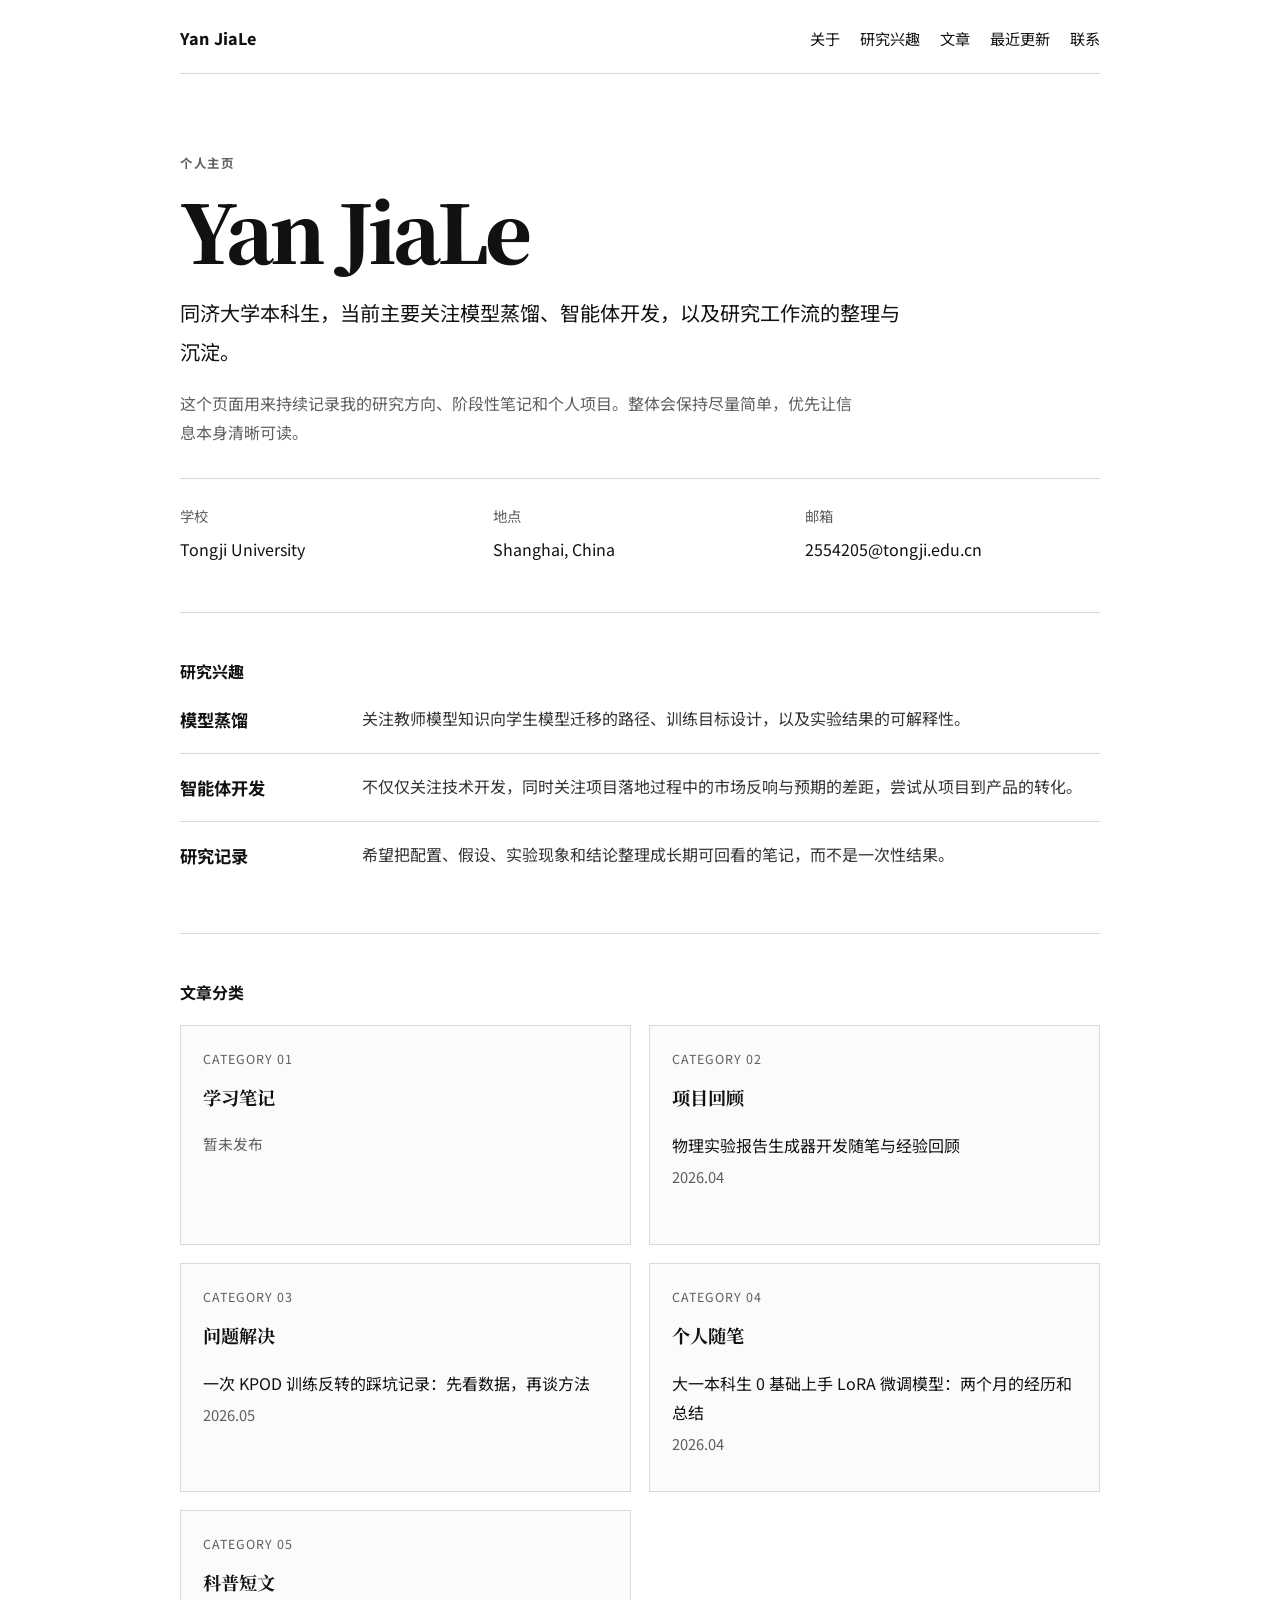
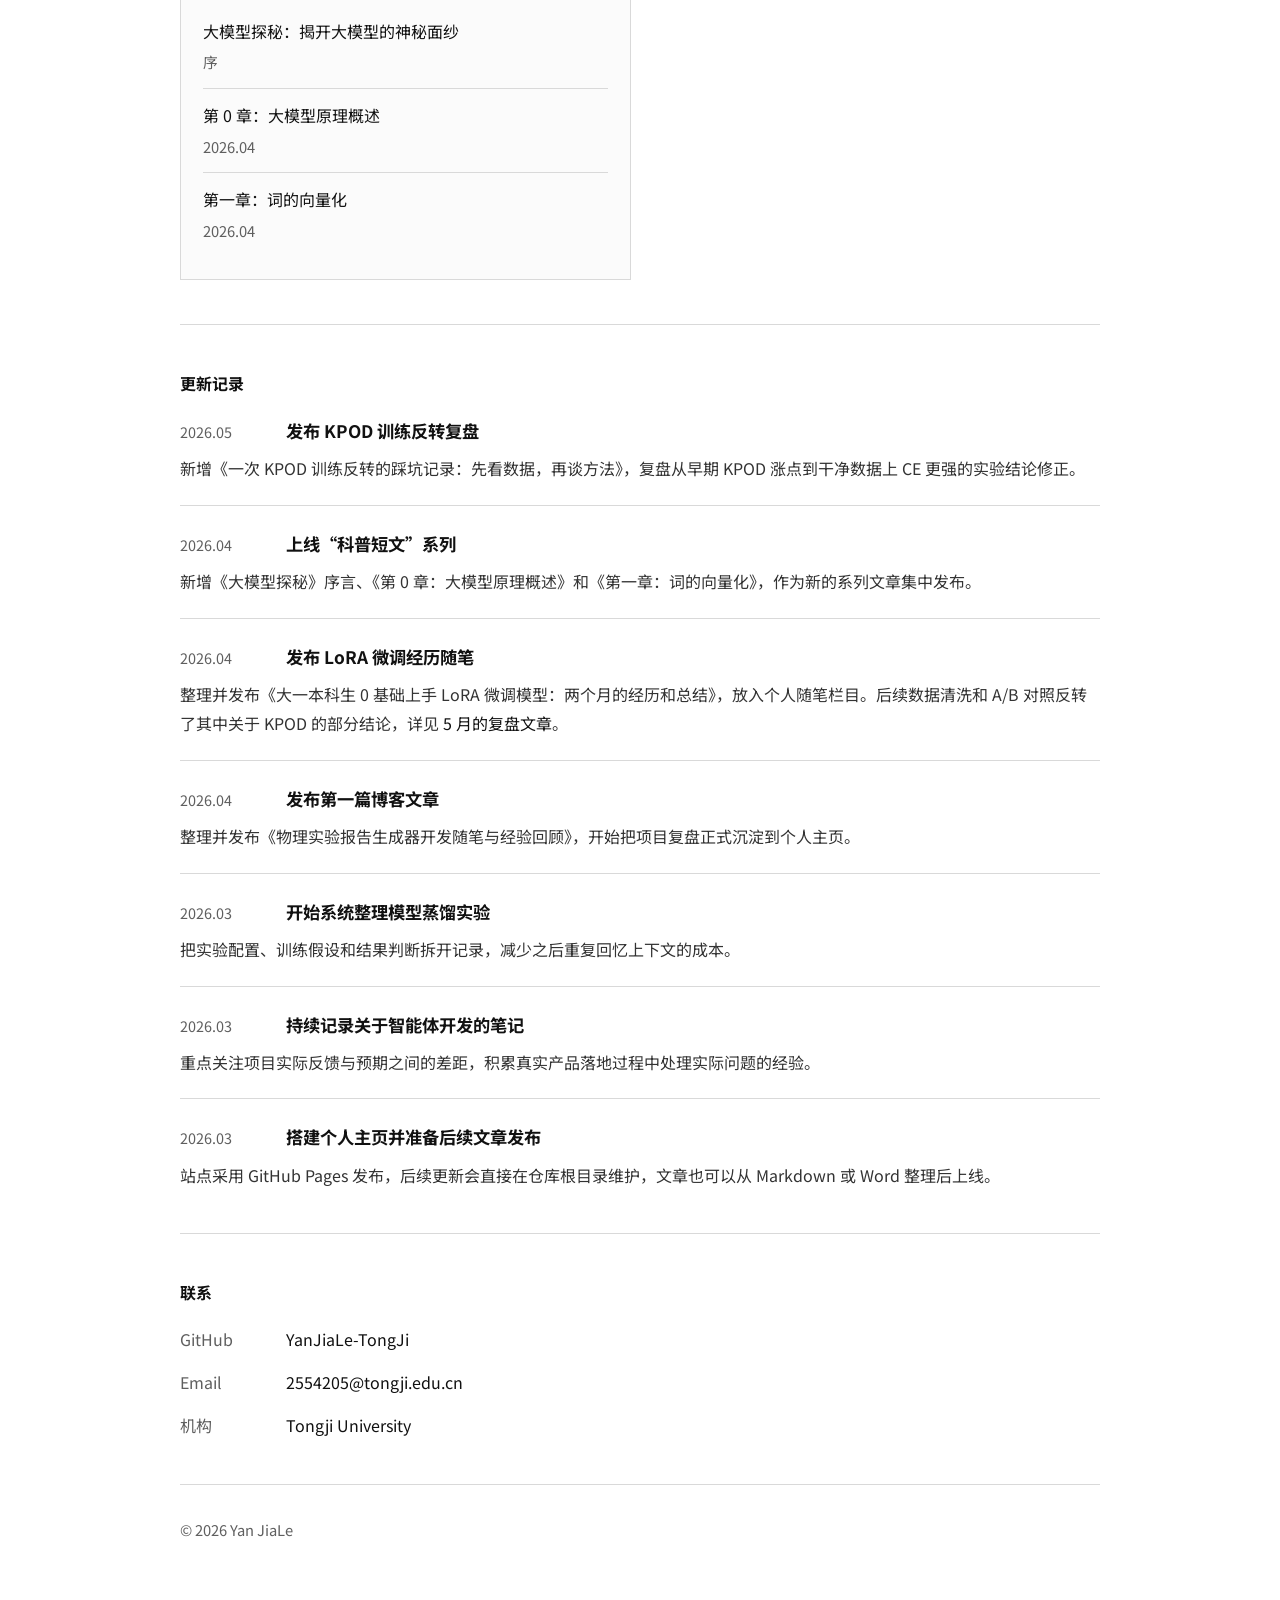
<file: index.html>
<!DOCTYPE html>
<html lang="zh-CN">
  <head>
    <meta charset="UTF-8" />
    <meta name="viewport" content="width=device-width, initial-scale=1.0" />
    <title>Yan JiaLe | 个人主页</title>
    <meta
      name="description"
      content="Yan JiaLe 的个人主页，关注模型蒸馏、智能体开发与研究记录。"
    />
    <link rel="preconnect" href="https://fonts.googleapis.com" />
    <link rel="preconnect" href="https://fonts.gstatic.com" crossorigin />
    <link
      href="https://fonts.googleapis.com/css2?family=Noto+Sans+SC:wght@400;500;700;900&family=Noto+Serif+SC:wght@500;700&display=swap"
      rel="stylesheet"
    />
    <link rel="stylesheet" href="./styles.css" />
  </head>
  <body>
    <div class="page">
      <header class="site-header">
        <a class="brand" href="#top">Yan JiaLe</a>
        <nav class="nav">
          <a href="#about">关于</a>
          <a href="#research">研究兴趣</a>
          <a href="#writing">文章</a>
          <a href="#updates">最近更新</a>
          <a href="#contact">联系</a>
        </nav>
      </header>

      <main id="top">
        <section class="hero" id="about">
          <p class="kicker">个人主页</p>
          <h1>Yan JiaLe</h1>
          <p class="lead">
            同济大学本科生，当前主要关注模型蒸馏、智能体开发，以及研究工作流的整理与沉淀。
          </p>
          <p class="summary">
            这个页面用来持续记录我的研究方向、阶段性笔记和个人项目。整体会保持尽量简单，优先让信息本身清晰可读。
          </p>

          <dl class="hero-meta">
            <div>
              <dt>学校</dt>
              <dd>Tongji University</dd>
            </div>
            <div>
              <dt>地点</dt>
              <dd>Shanghai, China</dd>
            </div>
            <div>
              <dt>邮箱</dt>
              <dd>
                <a href="mailto:2554205@tongji.edu.cn">2554205@tongji.edu.cn</a>
              </dd>
            </div>
          </dl>
        </section>

        <section class="section" id="research">
          <div class="section-heading">
            <h2>研究兴趣</h2>
          </div>

          <div class="interest-list">
            <article class="interest-item">
              <h3>模型蒸馏</h3>
              <p>关注教师模型知识向学生模型迁移的路径、训练目标设计，以及实验结果的可解释性。</p>
            </article>
            <article class="interest-item">
              <h3>智能体开发</h3>
              <p>不仅仅关注技术开发，同时关注项目落地过程中的市场反响与预期的差距，尝试从项目到产品的转化。</p>
            </article>
            <article class="interest-item">
              <h3>研究记录</h3>
              <p>希望把配置、假设、实验现象和结论整理成长期可回看的笔记，而不是一次性结果。</p>
            </article>
          </div>
        </section>

        <section class="section" id="writing">
          <div class="section-heading">
            <h2>文章分类</h2>
          </div>

          <div class="category-grid">
            <section class="category-card">
              <p class="category-label">Category 01</p>
              <h3>学习笔记</h3>
              <ul class="category-list">
                <li class="empty-item">暂未发布</li>
              </ul>
            </section>

            <section class="category-card">
              <p class="category-label">Category 02</p>
              <h3>项目回顾</h3>
              <ul class="category-list">
                <li>
                  <a href="./articles/physics-report-generator-review.html">物理实验报告生成器开发随笔与经验回顾</a>
                  <span>2026.04</span>
                </li>
              </ul>
            </section>

            <section class="category-card">
              <p class="category-label">Category 03</p>
              <h3>问题解决</h3>
              <ul class="category-list">
                <li>
                  <a href="./articles/kpod-data-quality-retrospective.html">一次 KPOD 训练反转的踩坑记录：先看数据，再谈方法</a>
                  <span>2026.05</span>
                </li>
              </ul>
            </section>

            <section class="category-card">
              <p class="category-label">Category 04</p>
              <h3>个人随笔</h3>
              <ul class="category-list">
                <li>
                  <a href="./articles/lora-finetuning-two-months.html">大一本科生 0 基础上手 LoRA 微调模型：两个月的经历和总结</a>
                  <span>2026.04</span>
                </li>
              </ul>
            </section>

            <section class="category-card">
              <p class="category-label">Category 05</p>
              <h3>科普短文</h3>
              <ul class="category-list">
                <li>
                  <a href="./articles/llm-popular-science-intro.html">大模型探秘：揭开大模型的神秘面纱</a>
                  <span>序</span>
                </li>
                <li>
                  <a href="./articles/llm-popular-science-chapter-0.html">第 0 章：大模型原理概述</a>
                  <span>2026.04</span>
                </li>
                <li>
                  <a href="./articles/llm-popular-science-chapter-1.html">第一章：词的向量化</a>
                  <span>2026.04</span>
                </li>
              </ul>
            </section>
          </div>
        </section>

        <section class="section" id="updates">
          <div class="section-heading">
            <h2>更新记录</h2>
          </div>

          <div class="update-list">
            <article class="update-item">
              <div class="update-head">
                <time datetime="2026-05-25">2026.05</time>
                <h3>发布 KPOD 训练反转复盘</h3>
              </div>
              <p>新增《一次 KPOD 训练反转的踩坑记录：先看数据，再谈方法》，复盘从早期 KPOD 涨点到干净数据上 CE 更强的实验结论修正。</p>
            </article>

            <article class="update-item">
              <div class="update-head">
                <time datetime="2026-04-17">2026.04</time>
                <h3>上线“科普短文”系列</h3>
              </div>
              <p>新增《大模型探秘》序言、《第 0 章：大模型原理概述》和《第一章：词的向量化》，作为新的系列文章集中发布。</p>
            </article>

            <article class="update-item">
              <div class="update-head">
                <time datetime="2026-04">2026.04</time>
                <h3>发布 LoRA 微调经历随笔</h3>
              </div>
              <p>整理并发布《大一本科生 0 基础上手 LoRA 微调模型：两个月的经历和总结》，放入个人随笔栏目。后续数据清洗和 A/B 对照反转了其中关于 KPOD 的部分结论，详见 <a href="./articles/kpod-data-quality-retrospective.html">5 月的复盘文章</a>。</p>
            </article>

            <article class="update-item">
              <div class="update-head">
                <time datetime="2026-04">2026.04</time>
                <h3>发布第一篇博客文章</h3>
              </div>
              <p>整理并发布《物理实验报告生成器开发随笔与经验回顾》，开始把项目复盘正式沉淀到个人主页。</p>
            </article>

            <article class="update-item">
              <div class="update-head">
                <time datetime="2026-03">2026.03</time>
                <h3>开始系统整理模型蒸馏实验</h3>
              </div>
              <p>把实验配置、训练假设和结果判断拆开记录，减少之后重复回忆上下文的成本。</p>
            </article>

            <article class="update-item">
              <div class="update-head">
                <time datetime="2026-03">2026.03</time>
                <h3>持续记录关于智能体开发的笔记</h3>
              </div>
              <p>重点关注项目实际反馈与预期之间的差距，积累真实产品落地过程中处理实际问题的经验。</p>
            </article>

            <article class="update-item">
              <div class="update-head">
                <time datetime="2026-03">2026.03</time>
                <h3>搭建个人主页并准备后续文章发布</h3>
              </div>
              <p>站点采用 GitHub Pages 发布，后续更新会直接在仓库根目录维护，文章也可以从 Markdown 或 Word 整理后上线。</p>
            </article>
          </div>
        </section>

        <section class="section" id="contact">
          <div class="section-heading">
            <h2>联系</h2>
          </div>

          <ul class="contact-list">
            <li class="contact-item">
              <span>GitHub</span>
              <a href="https://github.com/YanJiaLe-TongJi" target="_blank" rel="noreferrer">YanJiaLe-TongJi</a>
            </li>
            <li class="contact-item">
              <span>Email</span>
              <a href="mailto:2554205@tongji.edu.cn">2554205@tongji.edu.cn</a>
            </li>
            <li class="contact-item">
              <span>机构</span>
              <a href="https://www.tongji.edu.cn" target="_blank" rel="noreferrer">Tongji University</a>
            </li>
          </ul>
        </section>
      </main>

      <footer class="site-footer">
        <p>© <span id="current-year"></span> Yan JiaLe</p>
      </footer>
    </div>

    <script src="./script.js"></script>
  </body>
</html>
</file>
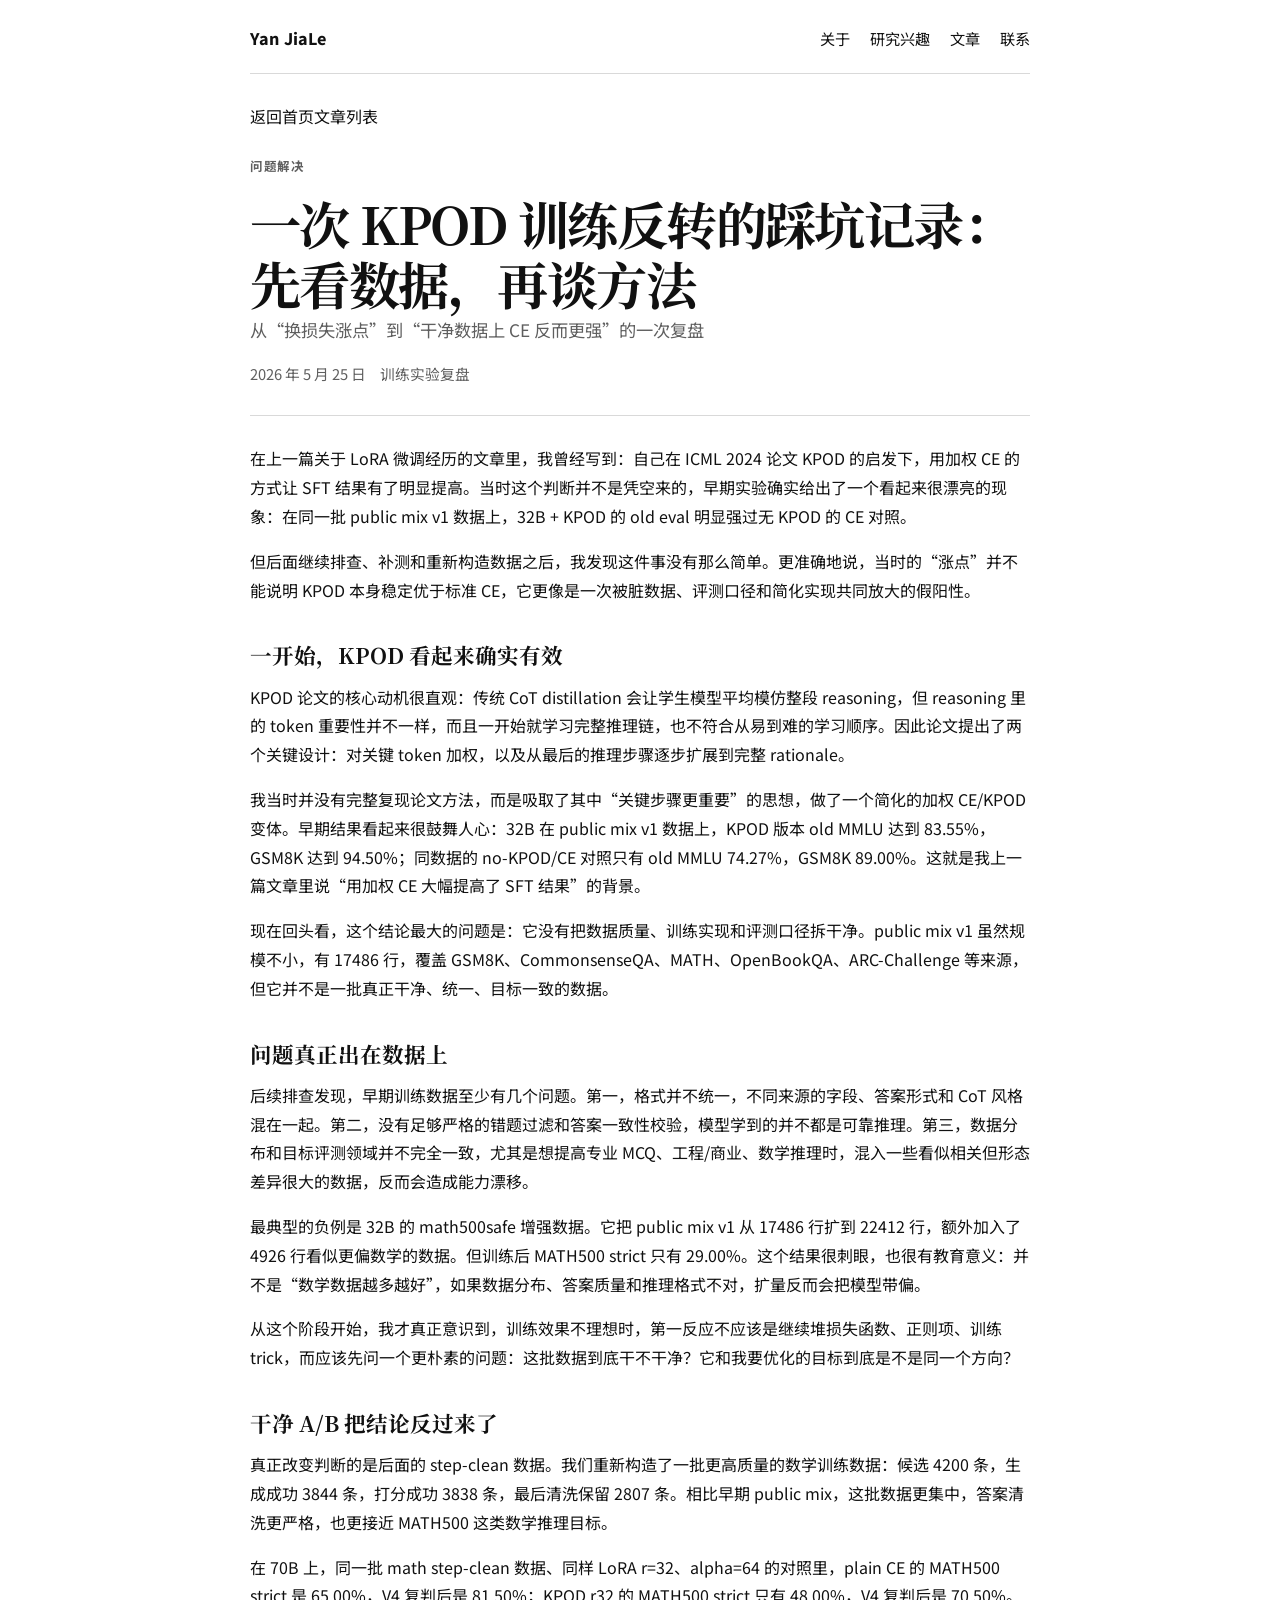
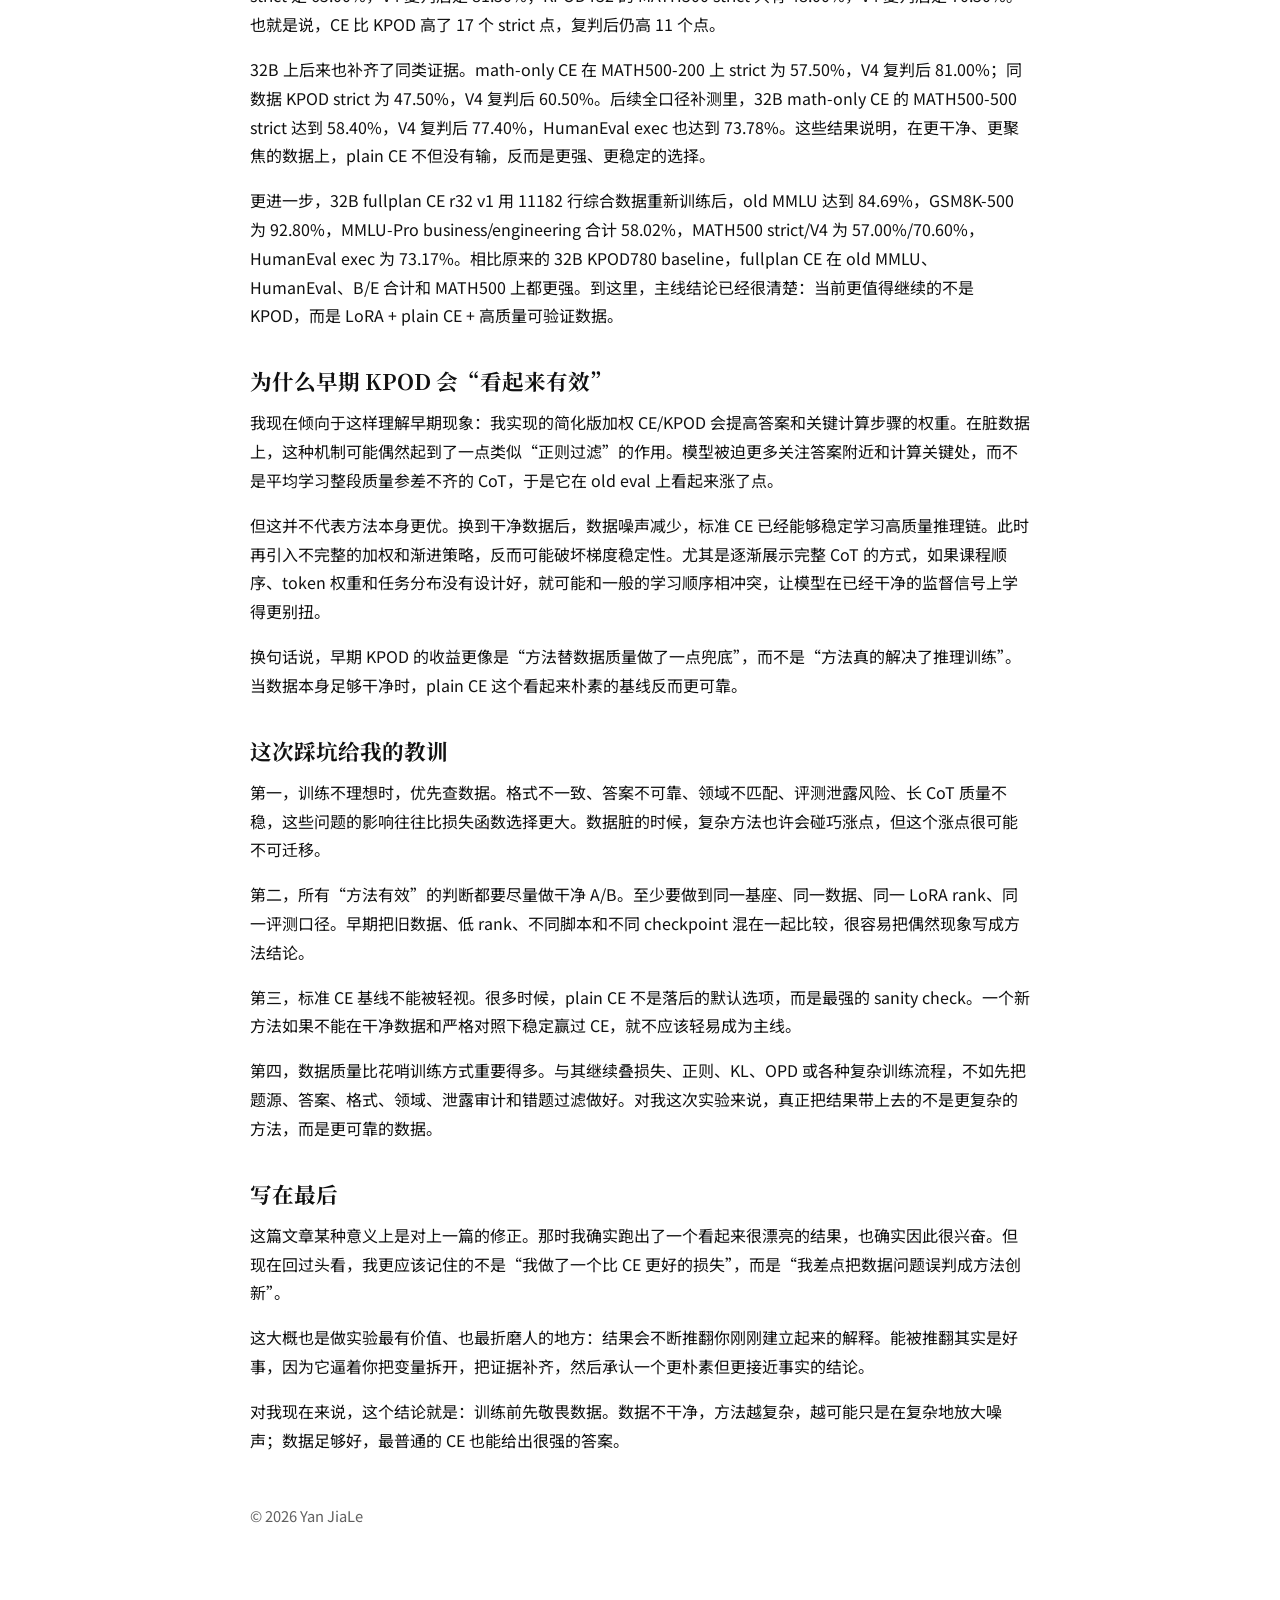
<file: articles/kpod-data-quality-retrospective.html>
<!DOCTYPE html>
<html lang="zh-CN">
  <head>
    <meta charset="UTF-8" />
    <meta name="viewport" content="width=device-width, initial-scale=1.0" />
    <title>一次 KPOD 训练反转的踩坑记录：先看数据，再谈方法 | Yan JiaLe</title>
    <meta
      name="description"
      content="复盘一次从 KPOD 看似有效，到清洗数据后发现 plain CE 更强的模型训练踩坑经历。"
    />
    <link rel="preconnect" href="https://fonts.googleapis.com" />
    <link rel="preconnect" href="https://fonts.gstatic.com" crossorigin />
    <link
      href="https://fonts.googleapis.com/css2?family=Noto+Sans+SC:wght@400;500;700;900&family=Noto+Serif+SC:wght@500;700&display=swap"
      rel="stylesheet"
    />
    <link rel="stylesheet" href="../styles.css" />
  </head>
  <body>
    <div class="page article-page">
      <header class="site-header">
        <a class="brand" href="../index.html">Yan JiaLe</a>
        <nav class="nav">
          <a href="../index.html#about">关于</a>
          <a href="../index.html#research">研究兴趣</a>
          <a href="../index.html#writing">文章</a>
          <a href="../index.html#contact">联系</a>
        </nav>
      </header>

      <main class="article-main">
        <p class="back-link"><a href="../index.html#writing">返回首页文章列表</a></p>

        <article class="prose">
          <header class="article-header">
            <p class="kicker">问题解决</p>
            <h1>一次 KPOD 训练反转的踩坑记录：先看数据，再谈方法</h1>
            <p class="article-subtitle">从“换损失涨点”到“干净数据上 CE 反而更强”的一次复盘</p>
            <div class="article-info">
              <time datetime="2026-05-25">2026 年 5 月 25 日</time>
              <span>训练实验复盘</span>
            </div>
          </header>

          <p>
            在上一篇关于 LoRA 微调经历的文章里，我曾经写到：自己在 ICML 2024 论文
            <a href="https://arxiv.org/abs/2405.16064" target="_blank" rel="noreferrer">KPOD</a>
            的启发下，用加权 CE 的方式让 SFT 结果有了明显提高。当时这个判断并不是凭空来的，早期实验确实给出了一个看起来很漂亮的现象：在同一批 public mix v1 数据上，32B + KPOD 的 old eval 明显强过无 KPOD 的 CE 对照。
          </p>
          <p>
            但后面继续排查、补测和重新构造数据之后，我发现这件事没有那么简单。更准确地说，当时的“涨点”并不能说明 KPOD 本身稳定优于标准 CE，它更像是一次被脏数据、评测口径和简化实现共同放大的假阳性。
          </p>

          <h2>一开始，KPOD 看起来确实有效</h2>
          <p>
            KPOD 论文的核心动机很直观：传统 CoT distillation 会让学生模型平均模仿整段 reasoning，但 reasoning 里的 token 重要性并不一样，而且一开始就学习完整推理链，也不符合从易到难的学习顺序。因此论文提出了两个关键设计：对关键 token 加权，以及从最后的推理步骤逐步扩展到完整 rationale。
          </p>
          <p>
            我当时并没有完整复现论文方法，而是吸取了其中“关键步骤更重要”的思想，做了一个简化的加权 CE/KPOD 变体。早期结果看起来很鼓舞人心：32B 在 public mix v1 数据上，KPOD 版本 old MMLU 达到 83.55%，GSM8K 达到 94.50%；同数据的 no-KPOD/CE 对照只有 old MMLU 74.27%，GSM8K 89.00%。这就是我上一篇文章里说“用加权 CE 大幅提高了 SFT 结果”的背景。
          </p>
          <p>
            现在回头看，这个结论最大的问题是：它没有把数据质量、训练实现和评测口径拆干净。public mix v1 虽然规模不小，有 17486 行，覆盖 GSM8K、CommonsenseQA、MATH、OpenBookQA、ARC-Challenge 等来源，但它并不是一批真正干净、统一、目标一致的数据。
          </p>

          <h2>问题真正出在数据上</h2>
          <p>
            后续排查发现，早期训练数据至少有几个问题。第一，格式并不统一，不同来源的字段、答案形式和 CoT 风格混在一起。第二，没有足够严格的错题过滤和答案一致性校验，模型学到的并不都是可靠推理。第三，数据分布和目标评测领域并不完全一致，尤其是想提高专业 MCQ、工程/商业、数学推理时，混入一些看似相关但形态差异很大的数据，反而会造成能力漂移。
          </p>
          <p>
            最典型的负例是 32B 的 math500safe 增强数据。它把 public mix v1 从 17486 行扩到 22412 行，额外加入了 4926 行看似更偏数学的数据。但训练后 MATH500 strict 只有 29.00%。这个结果很刺眼，也很有教育意义：并不是“数学数据越多越好”，如果数据分布、答案质量和推理格式不对，扩量反而会把模型带偏。
          </p>
          <p>
            从这个阶段开始，我才真正意识到，训练效果不理想时，第一反应不应该是继续堆损失函数、正则项、训练 trick，而应该先问一个更朴素的问题：这批数据到底干不干净？它和我要优化的目标到底是不是同一个方向？
          </p>

          <h2>干净 A/B 把结论反过来了</h2>
          <p>
            真正改变判断的是后面的 step-clean 数据。我们重新构造了一批更高质量的数学训练数据：候选 4200 条，生成成功 3844 条，打分成功 3838 条，最后清洗保留 2807 条。相比早期 public mix，这批数据更集中，答案清洗更严格，也更接近 MATH500 这类数学推理目标。
          </p>
          <p>
            在 70B 上，同一批 math step-clean 数据、同样 LoRA r=32、alpha=64 的对照里，plain CE 的 MATH500 strict 是 65.00%，V4 复判后是 81.50%；KPOD r32 的 MATH500 strict 只有 48.00%，V4 复判后是 70.50%。也就是说，CE 比 KPOD 高了 17 个 strict 点，复判后仍高 11 个点。
          </p>
          <p>
            32B 上后来也补齐了同类证据。math-only CE 在 MATH500-200 上 strict 为 57.50%，V4 复判后 81.00%；同数据 KPOD strict 为 47.50%，V4 复判后 60.50%。后续全口径补测里，32B math-only CE 的 MATH500-500 strict 达到 58.40%，V4 复判后 77.40%，HumanEval exec 也达到 73.78%。这些结果说明，在更干净、更聚焦的数据上，plain CE 不但没有输，反而是更强、更稳定的选择。
          </p>
          <p>
            更进一步，32B fullplan CE r32 v1 用 11182 行综合数据重新训练后，old MMLU 达到 84.69%，GSM8K-500 为 92.80%，MMLU-Pro business/engineering 合计 58.02%，MATH500 strict/V4 为 57.00%/70.60%，HumanEval exec 为 73.17%。相比原来的 32B KPOD780 baseline，fullplan CE 在 old MMLU、HumanEval、B/E 合计和 MATH500 上都更强。到这里，主线结论已经很清楚：当前更值得继续的不是 KPOD，而是 LoRA + plain CE + 高质量可验证数据。
          </p>

          <h2>为什么早期 KPOD 会“看起来有效”</h2>
          <p>
            我现在倾向于这样理解早期现象：我实现的简化版加权 CE/KPOD 会提高答案和关键计算步骤的权重。在脏数据上，这种机制可能偶然起到了一点类似“正则过滤”的作用。模型被迫更多关注答案附近和计算关键处，而不是平均学习整段质量参差不齐的 CoT，于是它在 old eval 上看起来涨了点。
          </p>
          <p>
            但这并不代表方法本身更优。换到干净数据后，数据噪声减少，标准 CE 已经能够稳定学习高质量推理链。此时再引入不完整的加权和渐进策略，反而可能破坏梯度稳定性。尤其是逐渐展示完整 CoT 的方式，如果课程顺序、token 权重和任务分布没有设计好，就可能和一般的学习顺序相冲突，让模型在已经干净的监督信号上学得更别扭。
          </p>
          <p>
            换句话说，早期 KPOD 的收益更像是“方法替数据质量做了一点兜底”，而不是“方法真的解决了推理训练”。当数据本身足够干净时，plain CE 这个看起来朴素的基线反而更可靠。
          </p>

          <h2>这次踩坑给我的教训</h2>
          <p>
            第一，训练不理想时，优先查数据。格式不一致、答案不可靠、领域不匹配、评测泄露风险、长 CoT 质量不稳，这些问题的影响往往比损失函数选择更大。数据脏的时候，复杂方法也许会碰巧涨点，但这个涨点很可能不可迁移。
          </p>
          <p>
            第二，所有“方法有效”的判断都要尽量做干净 A/B。至少要做到同一基座、同一数据、同一 LoRA rank、同一评测口径。早期把旧数据、低 rank、不同脚本和不同 checkpoint 混在一起比较，很容易把偶然现象写成方法结论。
          </p>
          <p>
            第三，标准 CE 基线不能被轻视。很多时候，plain CE 不是落后的默认选项，而是最强的 sanity check。一个新方法如果不能在干净数据和严格对照下稳定赢过 CE，就不应该轻易成为主线。
          </p>
          <p>
            第四，数据质量比花哨训练方式重要得多。与其继续叠损失、正则、KL、OPD 或各种复杂训练流程，不如先把题源、答案、格式、领域、泄露审计和错题过滤做好。对我这次实验来说，真正把结果带上去的不是更复杂的方法，而是更可靠的数据。
          </p>

          <h2>写在最后</h2>
          <p>
            这篇文章某种意义上是对上一篇的修正。那时我确实跑出了一个看起来很漂亮的结果，也确实因此很兴奋。但现在回过头看，我更应该记住的不是“我做了一个比 CE 更好的损失”，而是“我差点把数据问题误判成方法创新”。
          </p>
          <p>
            这大概也是做实验最有价值、也最折磨人的地方：结果会不断推翻你刚刚建立起来的解释。能被推翻其实是好事，因为它逼着你把变量拆开，把证据补齐，然后承认一个更朴素但更接近事实的结论。
          </p>
          <p>
            对我现在来说，这个结论就是：训练前先敬畏数据。数据不干净，方法越复杂，越可能只是在复杂地放大噪声；数据足够好，最普通的 CE 也能给出很强的答案。
          </p>
        </article>
      </main>

      <footer class="site-footer">
        <p>© <span id="current-year"></span> Yan JiaLe</p>
      </footer>
    </div>

    <script src="../script.js"></script>
  </body>
</html>
</file>
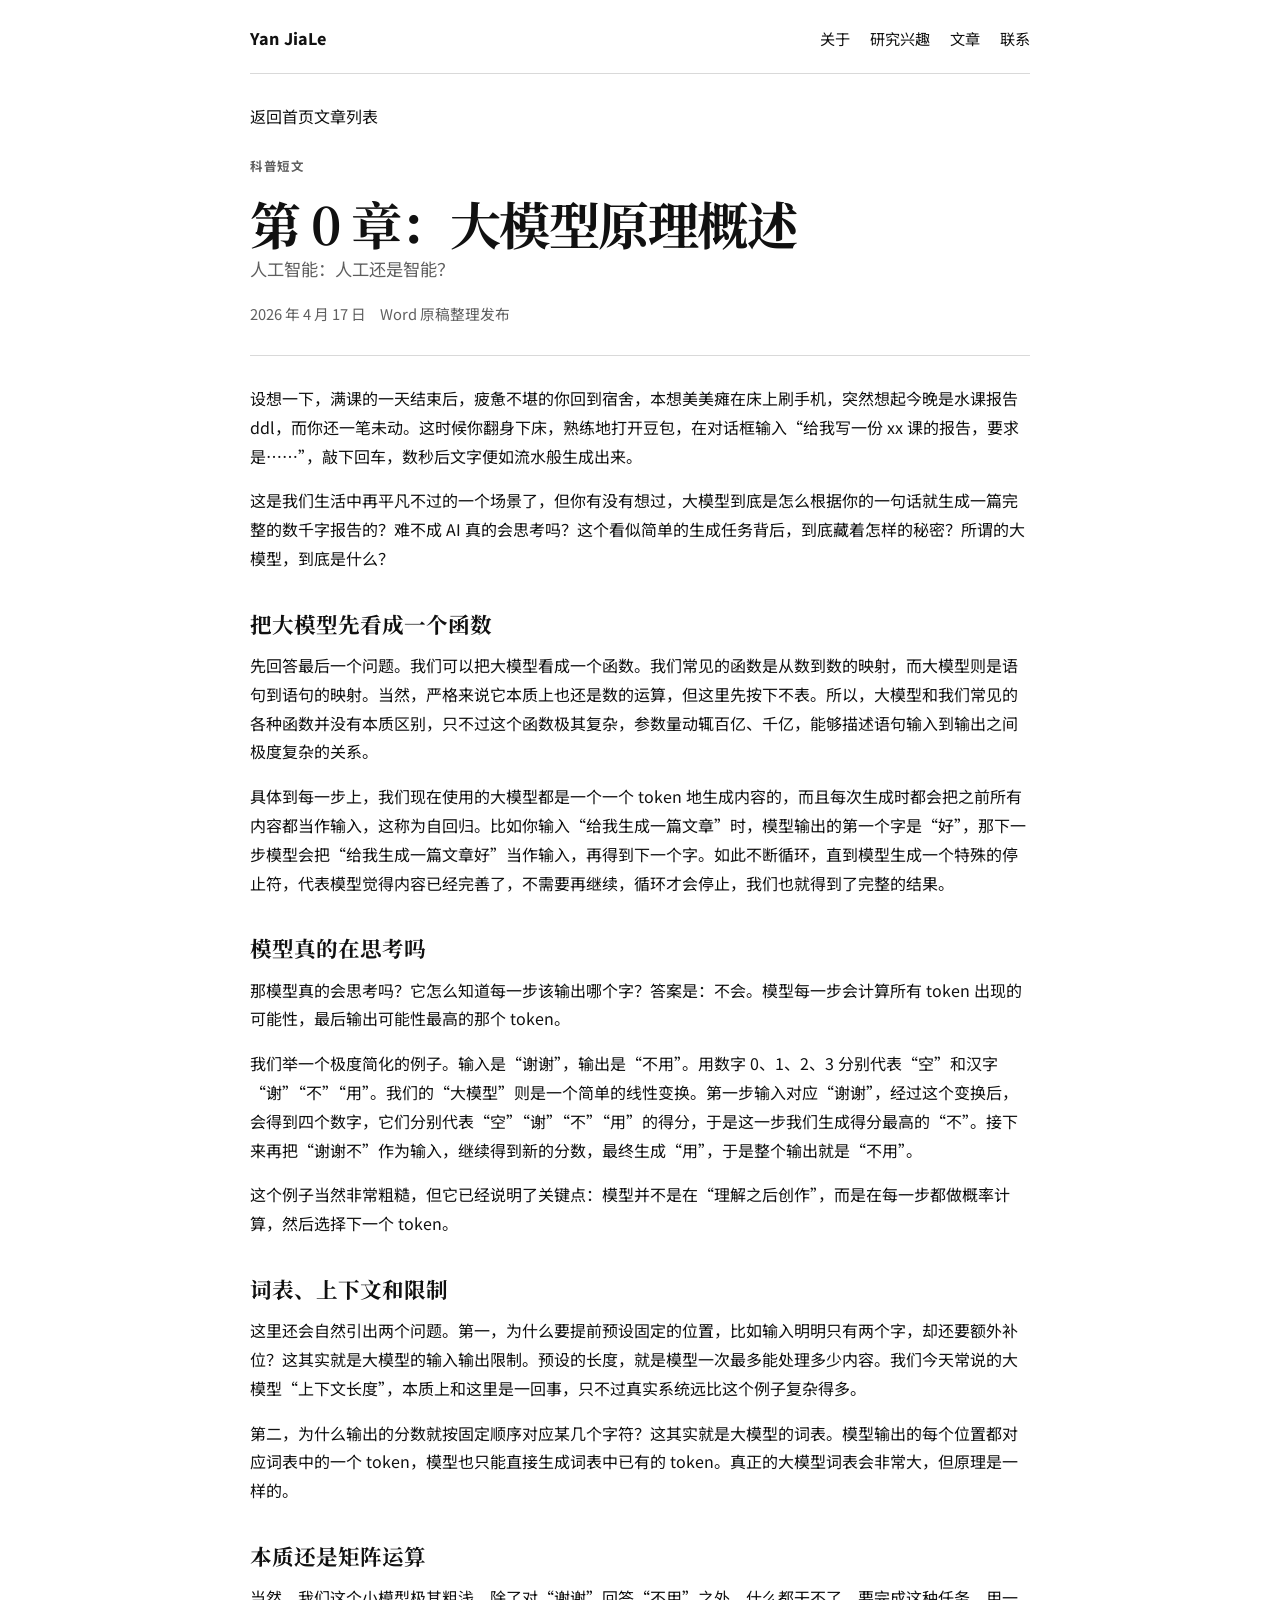
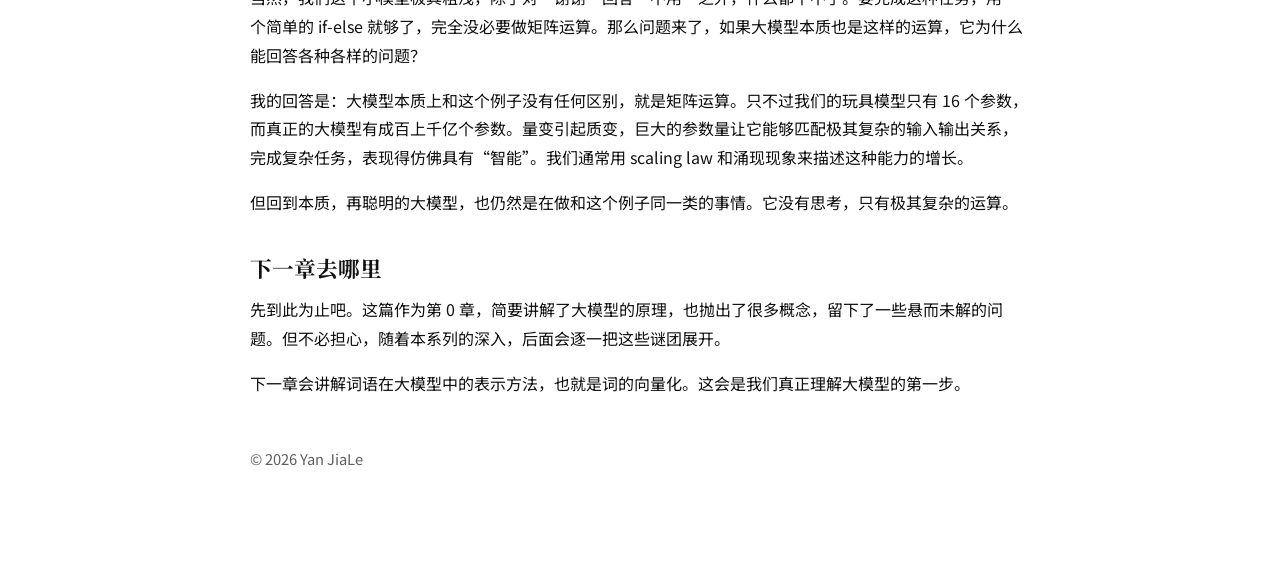
<file: articles/llm-popular-science-chapter-0.html>
<!DOCTYPE html>
<html lang="zh-CN">
  <head>
    <meta charset="UTF-8" />
    <meta name="viewport" content="width=device-width, initial-scale=1.0" />
    <title>第 0 章：大模型原理概述 | Yan JiaLe</title>
    <meta
      name="description"
      content="科普短文系列第 0 章，用最直观的方式解释什么是大模型、自回归生成、词表与上下文长度。"
    />
    <link rel="preconnect" href="https://fonts.googleapis.com" />
    <link rel="preconnect" href="https://fonts.gstatic.com" crossorigin />
    <link
      href="https://fonts.googleapis.com/css2?family=Noto+Sans+SC:wght@400;500;700;900&family=Noto+Serif+SC:wght@500;700&display=swap"
      rel="stylesheet"
    />
    <link rel="stylesheet" href="../styles.css" />
  </head>
  <body>
    <div class="page article-page">
      <header class="site-header">
        <a class="brand" href="../index.html">Yan JiaLe</a>
        <nav class="nav">
          <a href="../index.html#about">关于</a>
          <a href="../index.html#research">研究兴趣</a>
          <a href="../index.html#writing">文章</a>
          <a href="../index.html#contact">联系</a>
        </nav>
      </header>

      <main class="article-main">
        <p class="back-link"><a href="../index.html#writing">返回首页文章列表</a></p>

        <article class="prose">
          <header class="article-header">
            <p class="kicker">科普短文</p>
            <h1>第 0 章：大模型原理概述</h1>
            <p class="article-subtitle">人工智能：人工还是智能？</p>
            <div class="article-info">
              <time datetime="2026-04-17">2026 年 4 月 17 日</time>
              <span>Word 原稿整理发布</span>
            </div>
          </header>

          <p>
            设想一下，满课的一天结束后，疲惫不堪的你回到宿舍，本想美美瘫在床上刷手机，突然想起今晚是水课报告 ddl，而你还一笔未动。这时候你翻身下床，熟练地打开豆包，在对话框输入“给我写一份 xx 课的报告，要求是……”，敲下回车，数秒后文字便如流水般生成出来。
          </p>
          <p>
            这是我们生活中再平凡不过的一个场景了，但你有没有想过，大模型到底是怎么根据你的一句话就生成一篇完整的数千字报告的？难不成 AI 真的会思考吗？这个看似简单的生成任务背后，到底藏着怎样的秘密？所谓的大模型，到底是什么？
          </p>

          <h2>把大模型先看成一个函数</h2>
          <p>
            先回答最后一个问题。我们可以把大模型看成一个函数。我们常见的函数是从数到数的映射，而大模型则是语句到语句的映射。当然，严格来说它本质上也还是数的运算，但这里先按下不表。所以，大模型和我们常见的各种函数并没有本质区别，只不过这个函数极其复杂，参数量动辄百亿、千亿，能够描述语句输入到输出之间极度复杂的关系。
          </p>
          <p>
            具体到每一步上，我们现在使用的大模型都是一个一个 token 地生成内容的，而且每次生成时都会把之前所有内容都当作输入，这称为自回归。比如你输入“给我生成一篇文章”时，模型输出的第一个字是“好”，那下一步模型会把“给我生成一篇文章好”当作输入，再得到下一个字。如此不断循环，直到模型生成一个特殊的停止符，代表模型觉得内容已经完善了，不需要再继续，循环才会停止，我们也就得到了完整的结果。
          </p>

          <h2>模型真的在思考吗</h2>
          <p>
            那模型真的会思考吗？它怎么知道每一步该输出哪个字？答案是：不会。模型每一步会计算所有 token 出现的可能性，最后输出可能性最高的那个 token。
          </p>
          <p>
            我们举一个极度简化的例子。输入是“谢谢”，输出是“不用”。用数字 0、1、2、3 分别代表“空”和汉字“谢”“不”“用”。我们的“大模型”则是一个简单的线性变换。第一步输入对应“谢谢”，经过这个变换后，会得到四个数字，它们分别代表“空”“谢”“不”“用”的得分，于是这一步我们生成得分最高的“不”。接下来再把“谢谢不”作为输入，继续得到新的分数，最终生成“用”，于是整个输出就是“不用”。
          </p>
          <p>
            这个例子当然非常粗糙，但它已经说明了关键点：模型并不是在“理解之后创作”，而是在每一步都做概率计算，然后选择下一个 token。
          </p>

          <h2>词表、上下文和限制</h2>
          <p>
            这里还会自然引出两个问题。第一，为什么要提前预设固定的位置，比如输入明明只有两个字，却还要额外补位？这其实就是大模型的输入输出限制。预设的长度，就是模型一次最多能处理多少内容。我们今天常说的大模型“上下文长度”，本质上和这里是一回事，只不过真实系统远比这个例子复杂得多。
          </p>
          <p>
            第二，为什么输出的分数就按固定顺序对应某几个字符？这其实就是大模型的词表。模型输出的每个位置都对应词表中的一个 token，模型也只能直接生成词表中已有的 token。真正的大模型词表会非常大，但原理是一样的。
          </p>

          <h2>本质还是矩阵运算</h2>
          <p>
            当然，我们这个小模型极其粗浅，除了对“谢谢”回答“不用”之外，什么都干不了。要完成这种任务，用一个简单的 if-else 就够了，完全没必要做矩阵运算。那么问题来了，如果大模型本质也是这样的运算，它为什么能回答各种各样的问题？
          </p>
          <p>
            我的回答是：大模型本质上和这个例子没有任何区别，就是矩阵运算。只不过我们的玩具模型只有 16 个参数，而真正的大模型有成百上千亿个参数。量变引起质变，巨大的参数量让它能够匹配极其复杂的输入输出关系，完成复杂任务，表现得仿佛具有“智能”。我们通常用 scaling law 和涌现现象来描述这种能力的增长。
          </p>
          <p>
            但回到本质，再聪明的大模型，也仍然是在做和这个例子同一类的事情。它没有思考，只有极其复杂的运算。
          </p>

          <h2>下一章去哪里</h2>
          <p>
            先到此为止吧。这篇作为第 0 章，简要讲解了大模型的原理，也抛出了很多概念，留下了一些悬而未解的问题。但不必担心，随着本系列的深入，后面会逐一把这些谜团展开。
          </p>
          <p>
            下一章会讲解词语在大模型中的表示方法，也就是词的向量化。这会是我们真正理解大模型的第一步。
          </p>
        </article>
      </main>

      <footer class="site-footer">
        <p>© <span id="current-year"></span> Yan JiaLe</p>
      </footer>
    </div>

    <script src="../script.js"></script>
  </body>
</html>
</file>
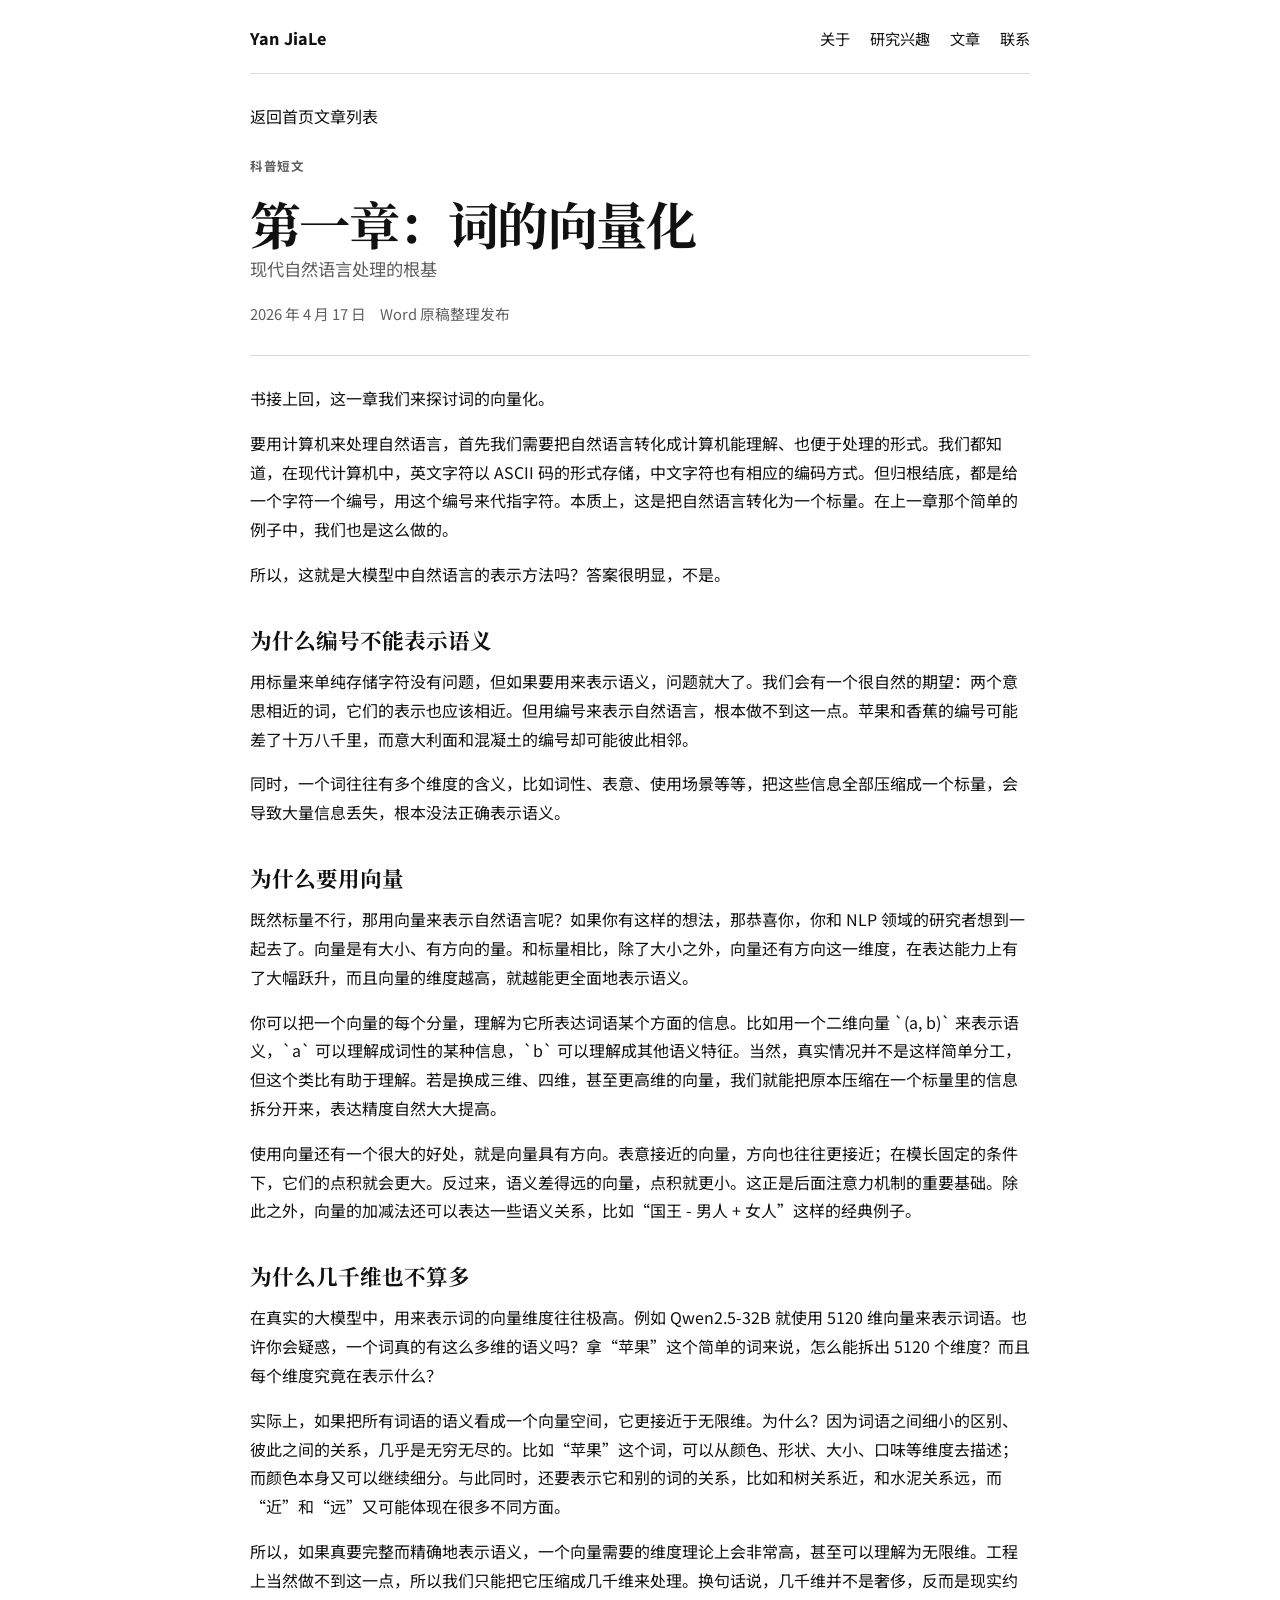
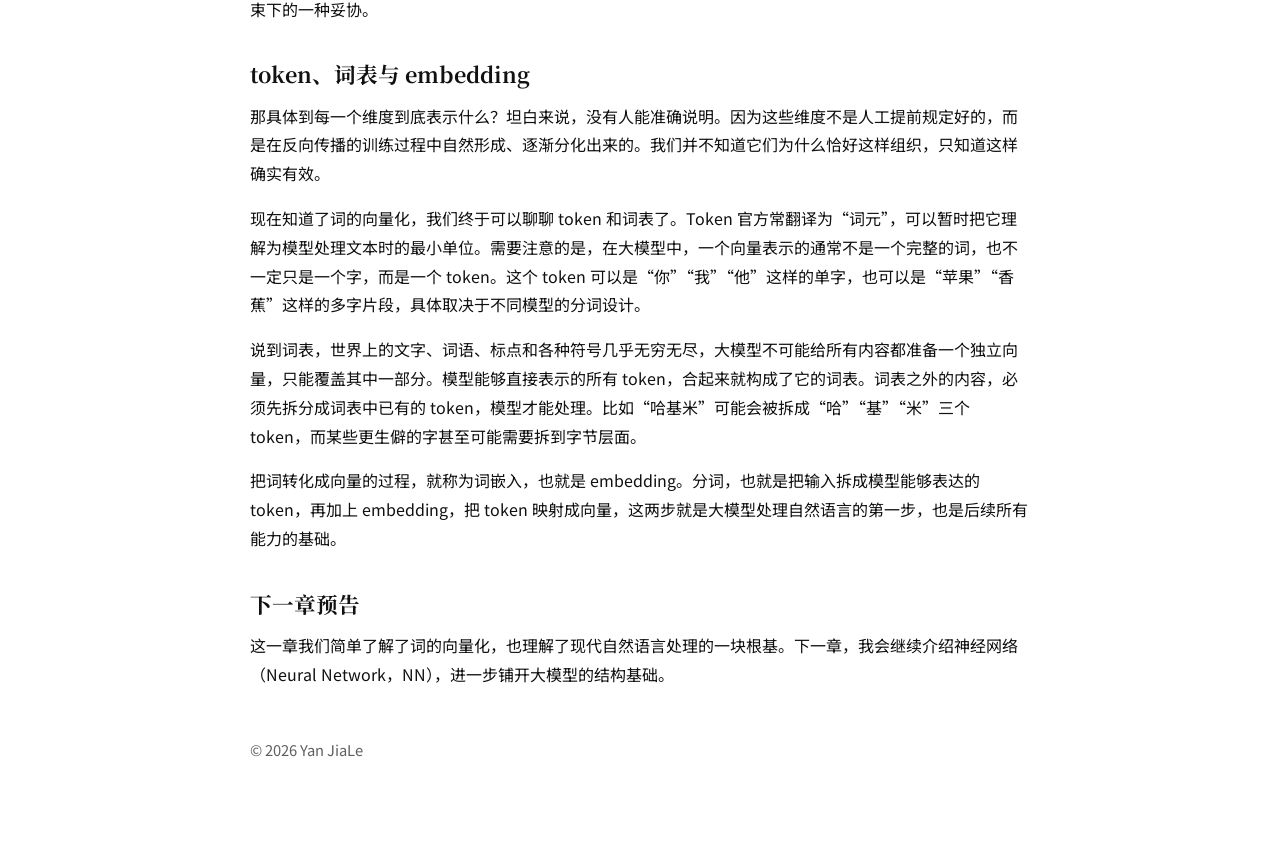
<file: articles/llm-popular-science-chapter-1.html>
<!DOCTYPE html>
<html lang="zh-CN">
  <head>
    <meta charset="UTF-8" />
    <meta name="viewport" content="width=device-width, initial-scale=1.0" />
    <title>第一章：词的向量化 | Yan JiaLe</title>
    <meta
      name="description"
      content="科普短文系列第一章，介绍为什么自然语言不能只用编号表示，以及向量、token、词表和 embedding 的核心直觉。"
    />
    <link rel="preconnect" href="https://fonts.googleapis.com" />
    <link rel="preconnect" href="https://fonts.gstatic.com" crossorigin />
    <link
      href="https://fonts.googleapis.com/css2?family=Noto+Sans+SC:wght@400;500;700;900&family=Noto+Serif+SC:wght@500;700&display=swap"
      rel="stylesheet"
    />
    <link rel="stylesheet" href="../styles.css" />
  </head>
  <body>
    <div class="page article-page">
      <header class="site-header">
        <a class="brand" href="../index.html">Yan JiaLe</a>
        <nav class="nav">
          <a href="../index.html#about">关于</a>
          <a href="../index.html#research">研究兴趣</a>
          <a href="../index.html#writing">文章</a>
          <a href="../index.html#contact">联系</a>
        </nav>
      </header>

      <main class="article-main">
        <p class="back-link"><a href="../index.html#writing">返回首页文章列表</a></p>

        <article class="prose">
          <header class="article-header">
            <p class="kicker">科普短文</p>
            <h1>第一章：词的向量化</h1>
            <p class="article-subtitle">现代自然语言处理的根基</p>
            <div class="article-info">
              <time datetime="2026-04-17">2026 年 4 月 17 日</time>
              <span>Word 原稿整理发布</span>
            </div>
          </header>

          <p>
            书接上回，这一章我们来探讨词的向量化。
          </p>
          <p>
            要用计算机来处理自然语言，首先我们需要把自然语言转化成计算机能理解、也便于处理的形式。我们都知道，在现代计算机中，英文字符以 ASCII 码的形式存储，中文字符也有相应的编码方式。但归根结底，都是给一个字符一个编号，用这个编号来代指字符。本质上，这是把自然语言转化为一个标量。在上一章那个简单的例子中，我们也是这么做的。
          </p>
          <p>
            所以，这就是大模型中自然语言的表示方法吗？答案很明显，不是。
          </p>

          <h2>为什么编号不能表示语义</h2>
          <p>
            用标量来单纯存储字符没有问题，但如果要用来表示语义，问题就大了。我们会有一个很自然的期望：两个意思相近的词，它们的表示也应该相近。但用编号来表示自然语言，根本做不到这一点。苹果和香蕉的编号可能差了十万八千里，而意大利面和混凝土的编号却可能彼此相邻。
          </p>
          <p>
            同时，一个词往往有多个维度的含义，比如词性、表意、使用场景等等，把这些信息全部压缩成一个标量，会导致大量信息丢失，根本没法正确表示语义。
          </p>

          <h2>为什么要用向量</h2>
          <p>
            既然标量不行，那用向量来表示自然语言呢？如果你有这样的想法，那恭喜你，你和 NLP 领域的研究者想到一起去了。向量是有大小、有方向的量。和标量相比，除了大小之外，向量还有方向这一维度，在表达能力上有了大幅跃升，而且向量的维度越高，就越能更全面地表示语义。
          </p>
          <p>
            你可以把一个向量的每个分量，理解为它所表达词语某个方面的信息。比如用一个二维向量 `(a, b)` 来表示语义，`a` 可以理解成词性的某种信息，`b` 可以理解成其他语义特征。当然，真实情况并不是这样简单分工，但这个类比有助于理解。若是换成三维、四维，甚至更高维的向量，我们就能把原本压缩在一个标量里的信息拆分开来，表达精度自然大大提高。
          </p>
          <p>
            使用向量还有一个很大的好处，就是向量具有方向。表意接近的向量，方向也往往更接近；在模长固定的条件下，它们的点积就会更大。反过来，语义差得远的向量，点积就更小。这正是后面注意力机制的重要基础。除此之外，向量的加减法还可以表达一些语义关系，比如“国王 - 男人 + 女人”这样的经典例子。
          </p>

          <h2>为什么几千维也不算多</h2>
          <p>
            在真实的大模型中，用来表示词的向量维度往往极高。例如 Qwen2.5-32B 就使用 5120 维向量来表示词语。也许你会疑惑，一个词真的有这么多维的语义吗？拿“苹果”这个简单的词来说，怎么能拆出 5120 个维度？而且每个维度究竟在表示什么？
          </p>
          <p>
            实际上，如果把所有词语的语义看成一个向量空间，它更接近于无限维。为什么？因为词语之间细小的区别、彼此之间的关系，几乎是无穷无尽的。比如“苹果”这个词，可以从颜色、形状、大小、口味等维度去描述；而颜色本身又可以继续细分。与此同时，还要表示它和别的词的关系，比如和树关系近，和水泥关系远，而“近”和“远”又可能体现在很多不同方面。
          </p>
          <p>
            所以，如果真要完整而精确地表示语义，一个向量需要的维度理论上会非常高，甚至可以理解为无限维。工程上当然做不到这一点，所以我们只能把它压缩成几千维来处理。换句话说，几千维并不是奢侈，反而是现实约束下的一种妥协。
          </p>

          <h2>token、词表与 embedding</h2>
          <p>
            那具体到每一个维度到底表示什么？坦白来说，没有人能准确说明。因为这些维度不是人工提前规定好的，而是在反向传播的训练过程中自然形成、逐渐分化出来的。我们并不知道它们为什么恰好这样组织，只知道这样确实有效。
          </p>
          <p>
            现在知道了词的向量化，我们终于可以聊聊 token 和词表了。Token 官方常翻译为“词元”，可以暂时把它理解为模型处理文本时的最小单位。需要注意的是，在大模型中，一个向量表示的通常不是一个完整的词，也不一定只是一个字，而是一个 token。这个 token 可以是“你”“我”“他”这样的单字，也可以是“苹果”“香蕉”这样的多字片段，具体取决于不同模型的分词设计。
          </p>
          <p>
            说到词表，世界上的文字、词语、标点和各种符号几乎无穷无尽，大模型不可能给所有内容都准备一个独立向量，只能覆盖其中一部分。模型能够直接表示的所有 token，合起来就构成了它的词表。词表之外的内容，必须先拆分成词表中已有的 token，模型才能处理。比如“哈基米”可能会被拆成“哈”“基”“米”三个 token，而某些更生僻的字甚至可能需要拆到字节层面。
          </p>
          <p>
            把词转化成向量的过程，就称为词嵌入，也就是 embedding。分词，也就是把输入拆成模型能够表达的 token，再加上 embedding，把 token 映射成向量，这两步就是大模型处理自然语言的第一步，也是后续所有能力的基础。
          </p>

          <h2>下一章预告</h2>
          <p>
            这一章我们简单了解了词的向量化，也理解了现代自然语言处理的一块根基。下一章，我会继续介绍神经网络（Neural Network，NN），进一步铺开大模型的结构基础。
          </p>
        </article>
      </main>

      <footer class="site-footer">
        <p>© <span id="current-year"></span> Yan JiaLe</p>
      </footer>
    </div>

    <script src="../script.js"></script>
  </body>
</html>
</file>
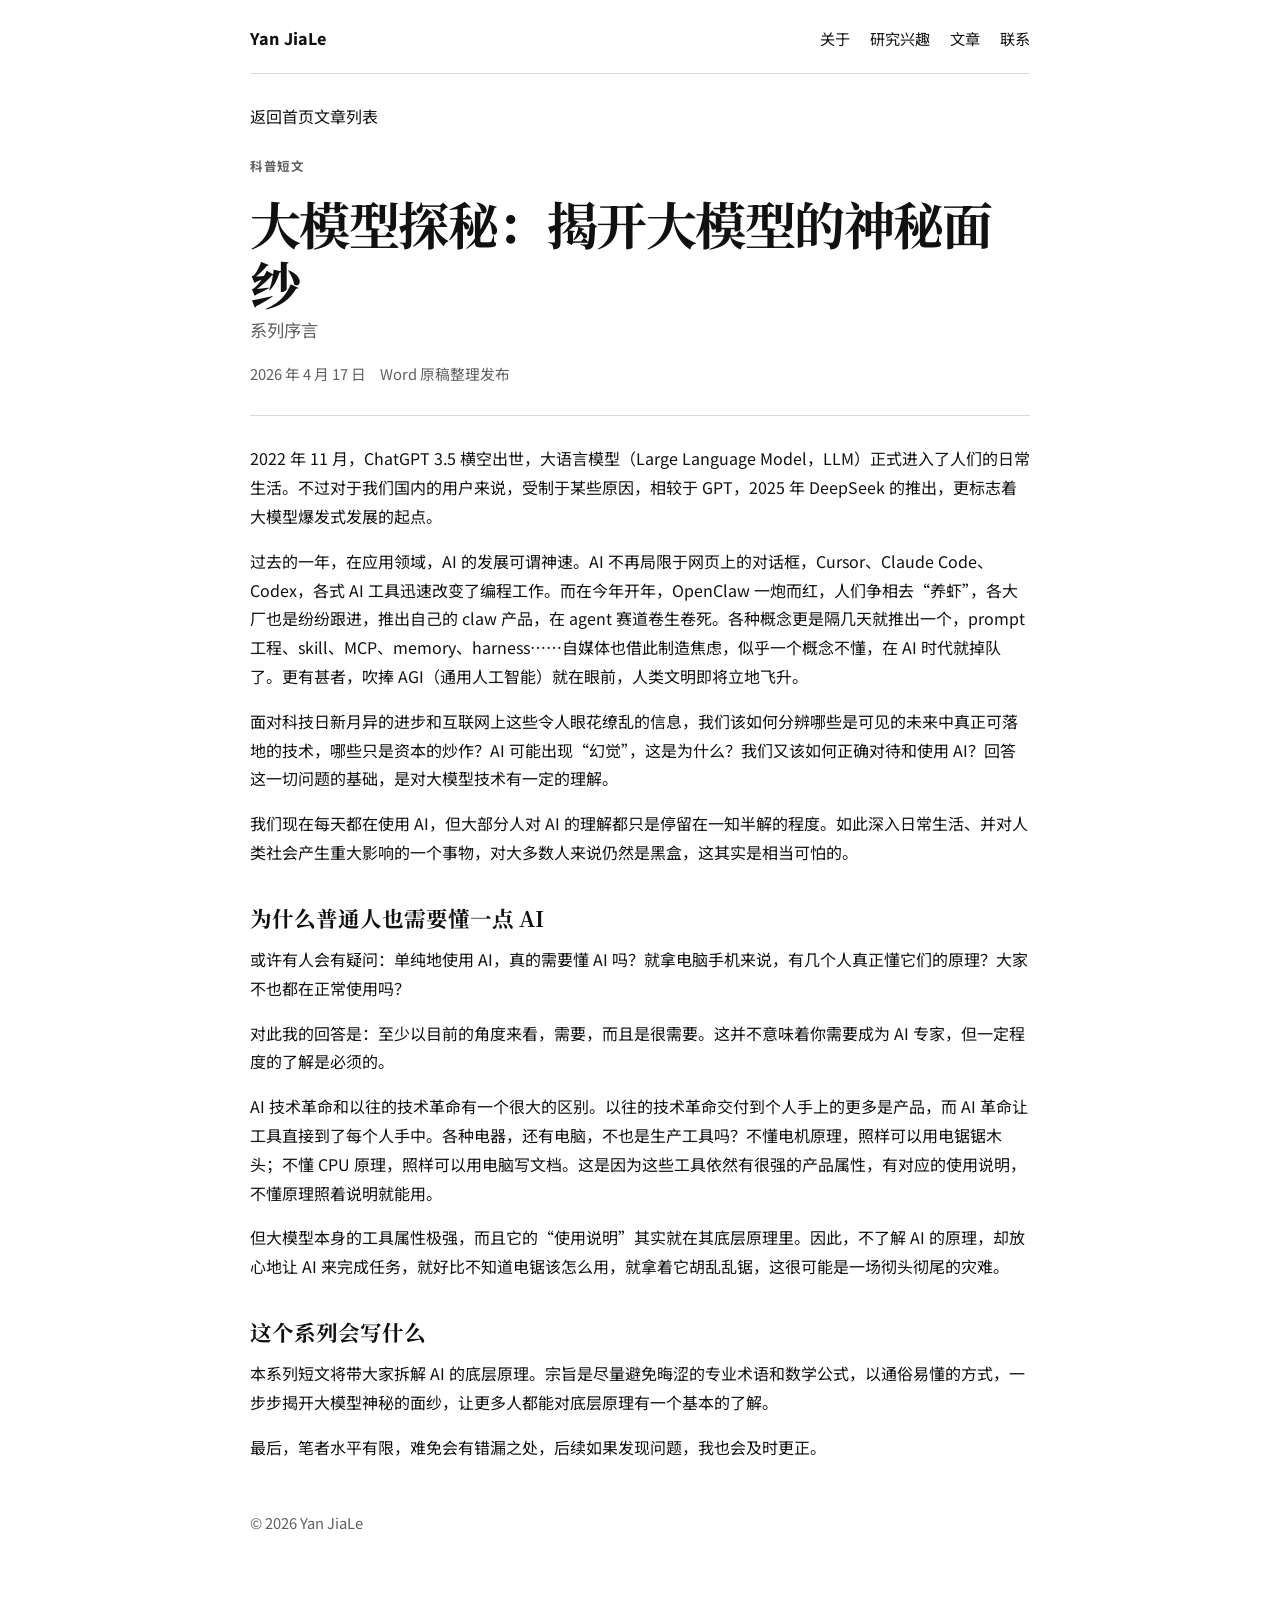
<file: articles/llm-popular-science-intro.html>
<!DOCTYPE html>
<html lang="zh-CN">
  <head>
    <meta charset="UTF-8" />
    <meta name="viewport" content="width=device-width, initial-scale=1.0" />
    <title>大模型探秘：揭开大模型的神秘面纱 | Yan JiaLe</title>
    <meta
      name="description"
      content="科普短文系列序言，从 AI 热潮、使用焦虑与大模型黑盒问题出发，解释为什么普通人也需要理解大模型原理。"
    />
    <link rel="preconnect" href="https://fonts.googleapis.com" />
    <link rel="preconnect" href="https://fonts.gstatic.com" crossorigin />
    <link
      href="https://fonts.googleapis.com/css2?family=Noto+Sans+SC:wght@400;500;700;900&family=Noto+Serif+SC:wght@500;700&display=swap"
      rel="stylesheet"
    />
    <link rel="stylesheet" href="../styles.css" />
  </head>
  <body>
    <div class="page article-page">
      <header class="site-header">
        <a class="brand" href="../index.html">Yan JiaLe</a>
        <nav class="nav">
          <a href="../index.html#about">关于</a>
          <a href="../index.html#research">研究兴趣</a>
          <a href="../index.html#writing">文章</a>
          <a href="../index.html#contact">联系</a>
        </nav>
      </header>

      <main class="article-main">
        <p class="back-link"><a href="../index.html#writing">返回首页文章列表</a></p>

        <article class="prose">
          <header class="article-header">
            <p class="kicker">科普短文</p>
            <h1>大模型探秘：揭开大模型的神秘面纱</h1>
            <p class="article-subtitle">系列序言</p>
            <div class="article-info">
              <time datetime="2026-04-17">2026 年 4 月 17 日</time>
              <span>Word 原稿整理发布</span>
            </div>
          </header>

          <p>
            2022 年 11 月，ChatGPT 3.5 横空出世，大语言模型（Large Language Model，LLM）正式进入了人们的日常生活。不过对于我们国内的用户来说，受制于某些原因，相较于 GPT，2025 年 DeepSeek 的推出，更标志着大模型爆发式发展的起点。
          </p>
          <p>
            过去的一年，在应用领域，AI 的发展可谓神速。AI 不再局限于网页上的对话框，Cursor、Claude Code、Codex，各式 AI 工具迅速改变了编程工作。而在今年开年，OpenClaw 一炮而红，人们争相去“养虾”，各大厂也是纷纷跟进，推出自己的 claw 产品，在 agent 赛道卷生卷死。各种概念更是隔几天就推出一个，prompt 工程、skill、MCP、memory、harness……自媒体也借此制造焦虑，似乎一个概念不懂，在 AI 时代就掉队了。更有甚者，吹捧 AGI（通用人工智能）就在眼前，人类文明即将立地飞升。
          </p>
          <p>
            面对科技日新月异的进步和互联网上这些令人眼花缭乱的信息，我们该如何分辨哪些是可见的未来中真正可落地的技术，哪些只是资本的炒作？AI 可能出现“幻觉”，这是为什么？我们又该如何正确对待和使用 AI？回答这一切问题的基础，是对大模型技术有一定的理解。
          </p>
          <p>
            我们现在每天都在使用 AI，但大部分人对 AI 的理解都只是停留在一知半解的程度。如此深入日常生活、并对人类社会产生重大影响的一个事物，对大多数人来说仍然是黑盒，这其实是相当可怕的。
          </p>

          <h2>为什么普通人也需要懂一点 AI</h2>
          <p>
            或许有人会有疑问：单纯地使用 AI，真的需要懂 AI 吗？就拿电脑手机来说，有几个人真正懂它们的原理？大家不也都在正常使用吗？
          </p>
          <p>
            对此我的回答是：至少以目前的角度来看，需要，而且是很需要。这并不意味着你需要成为 AI 专家，但一定程度的了解是必须的。
          </p>
          <p>
            AI 技术革命和以往的技术革命有一个很大的区别。以往的技术革命交付到个人手上的更多是产品，而 AI 革命让工具直接到了每个人手中。各种电器，还有电脑，不也是生产工具吗？不懂电机原理，照样可以用电锯锯木头；不懂 CPU 原理，照样可以用电脑写文档。这是因为这些工具依然有很强的产品属性，有对应的使用说明，不懂原理照着说明就能用。
          </p>
          <p>
            但大模型本身的工具属性极强，而且它的“使用说明”其实就在其底层原理里。因此，不了解 AI 的原理，却放心地让 AI 来完成任务，就好比不知道电锯该怎么用，就拿着它胡乱乱锯，这很可能是一场彻头彻尾的灾难。
          </p>

          <h2>这个系列会写什么</h2>
          <p>
            本系列短文将带大家拆解 AI 的底层原理。宗旨是尽量避免晦涩的专业术语和数学公式，以通俗易懂的方式，一步步揭开大模型神秘的面纱，让更多人都能对底层原理有一个基本的了解。
          </p>
          <p>
            最后，笔者水平有限，难免会有错漏之处，后续如果发现问题，我也会及时更正。
          </p>
        </article>
      </main>

      <footer class="site-footer">
        <p>© <span id="current-year"></span> Yan JiaLe</p>
      </footer>
    </div>

    <script src="../script.js"></script>
  </body>
</html>
</file>
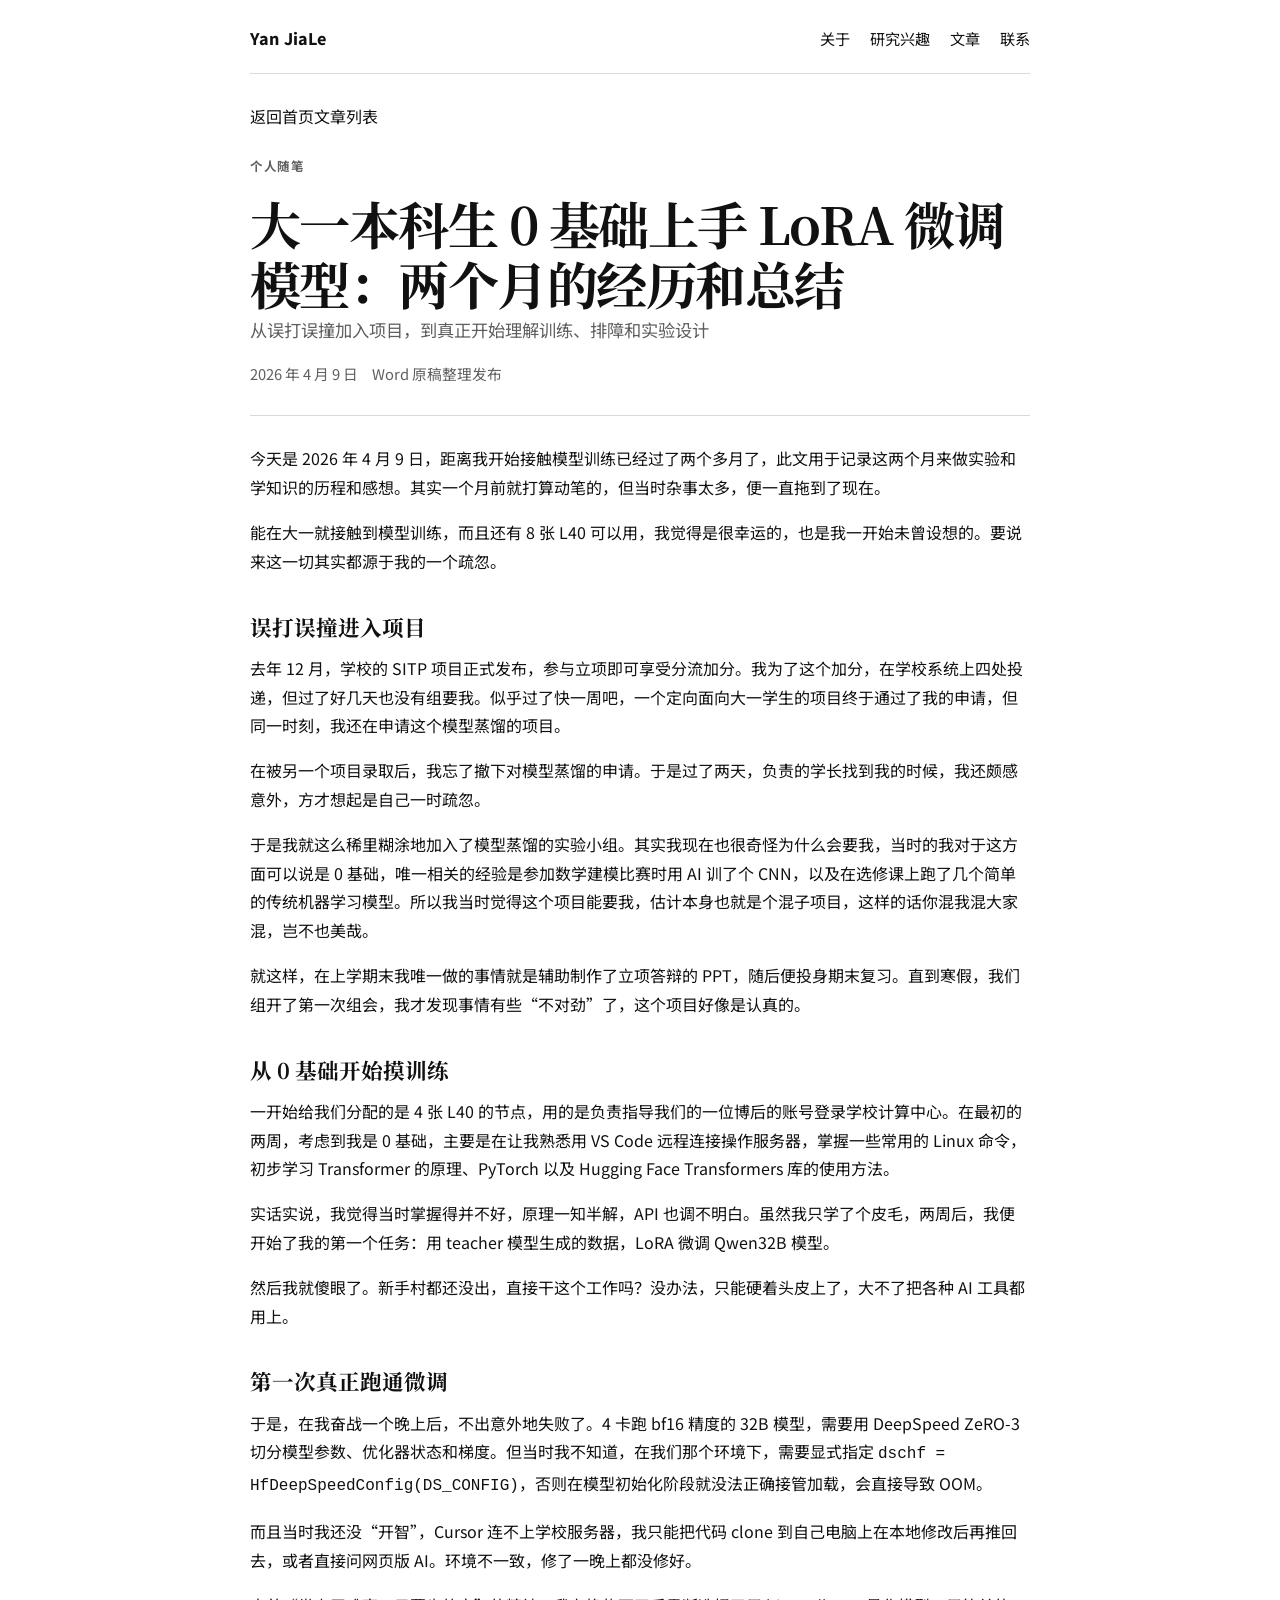
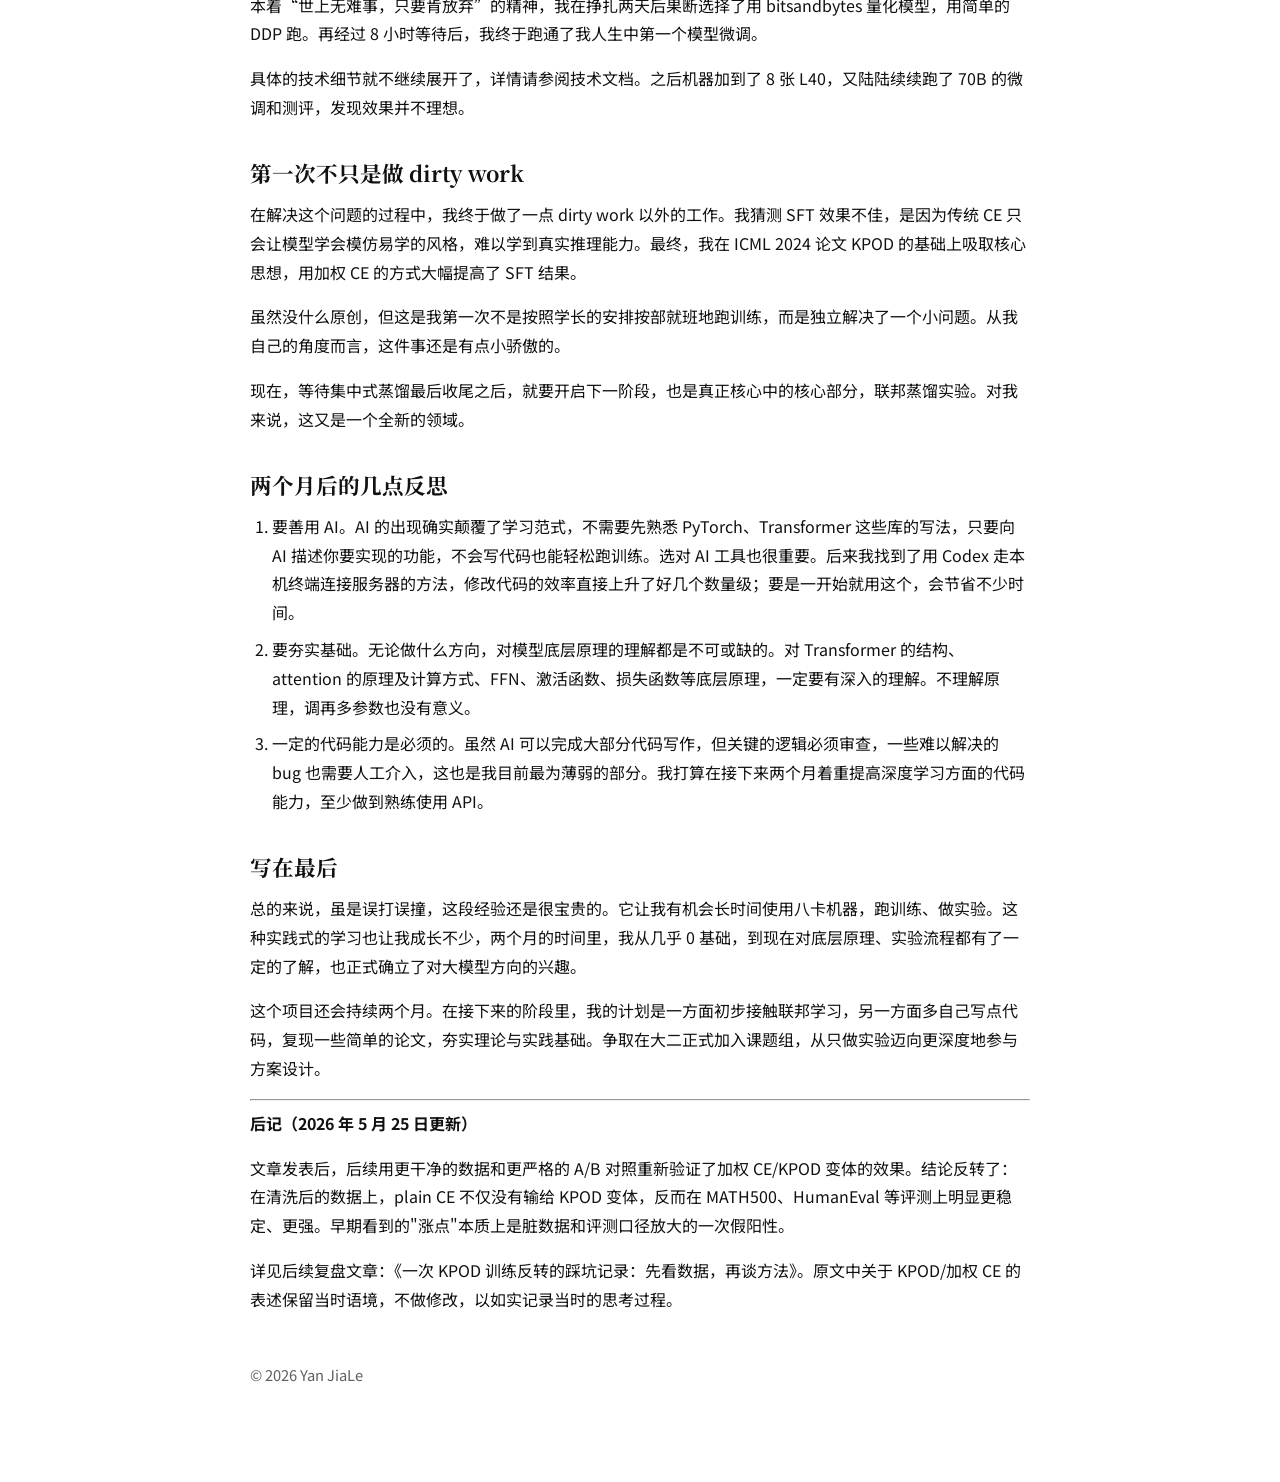
<file: articles/lora-finetuning-two-months.html>
<!DOCTYPE html>
<html lang="zh-CN">
  <head>
    <meta charset="UTF-8" />
    <meta name="viewport" content="width=device-width, initial-scale=1.0" />
    <title>大一本科生 0 基础上手 LoRA 微调模型：两个月的经历和总结 | Yan JiaLe</title>
    <meta
      name="description"
      content="记录从 0 基础接触模型训练，到完成 LoRA 微调、实验排障与阶段性反思的两个月经历。"
    />
    <link rel="preconnect" href="https://fonts.googleapis.com" />
    <link rel="preconnect" href="https://fonts.gstatic.com" crossorigin />
    <link
      href="https://fonts.googleapis.com/css2?family=Noto+Sans+SC:wght@400;500;700;900&family=Noto+Serif+SC:wght@500;700&display=swap"
      rel="stylesheet"
    />
    <link rel="stylesheet" href="../styles.css" />
  </head>
  <body>
    <div class="page article-page">
      <header class="site-header">
        <a class="brand" href="../index.html">Yan JiaLe</a>
        <nav class="nav">
          <a href="../index.html#about">关于</a>
          <a href="../index.html#research">研究兴趣</a>
          <a href="../index.html#writing">文章</a>
          <a href="../index.html#contact">联系</a>
        </nav>
      </header>

      <main class="article-main">
        <p class="back-link"><a href="../index.html#writing">返回首页文章列表</a></p>

        <article class="prose">
          <header class="article-header">
            <p class="kicker">个人随笔</p>
            <h1>大一本科生 0 基础上手 LoRA 微调模型：两个月的经历和总结</h1>
            <p class="article-subtitle">从误打误撞加入项目，到真正开始理解训练、排障和实验设计</p>
            <div class="article-info">
              <time datetime="2026-04-09">2026 年 4 月 9 日</time>
              <span>Word 原稿整理发布</span>
            </div>
          </header>

          <p>
            今天是 2026 年 4 月 9 日，距离我开始接触模型训练已经过了两个多月了，此文用于记录这两个月来做实验和学知识的历程和感想。其实一个月前就打算动笔的，但当时杂事太多，便一直拖到了现在。
          </p>
          <p>
            能在大一就接触到模型训练，而且还有 8 张 L40 可以用，我觉得是很幸运的，也是我一开始未曾设想的。要说来这一切其实都源于我的一个疏忽。
          </p>

          <h2>误打误撞进入项目</h2>
          <p>
            去年 12 月，学校的 SITP 项目正式发布，参与立项即可享受分流加分。我为了这个加分，在学校系统上四处投递，但过了好几天也没有组要我。似乎过了快一周吧，一个定向面向大一学生的项目终于通过了我的申请，但同一时刻，我还在申请这个模型蒸馏的项目。
          </p>
          <p>
            在被另一个项目录取后，我忘了撤下对模型蒸馏的申请。于是过了两天，负责的学长找到我的时候，我还颇感意外，方才想起是自己一时疏忽。
          </p>
          <p>
            于是我就这么稀里糊涂地加入了模型蒸馏的实验小组。其实我现在也很奇怪为什么会要我，当时的我对于这方面可以说是 0 基础，唯一相关的经验是参加数学建模比赛时用 AI 训了个 CNN，以及在选修课上跑了几个简单的传统机器学习模型。所以我当时觉得这个项目能要我，估计本身也就是个混子项目，这样的话你混我混大家混，岂不也美哉。
          </p>
          <p>
            就这样，在上学期末我唯一做的事情就是辅助制作了立项答辩的 PPT，随后便投身期末复习。直到寒假，我们组开了第一次组会，我才发现事情有些“不对劲”了，这个项目好像是认真的。
          </p>

          <h2>从 0 基础开始摸训练</h2>
          <p>
            一开始给我们分配的是 4 张 L40 的节点，用的是负责指导我们的一位博后的账号登录学校计算中心。在最初的两周，考虑到我是 0 基础，主要是在让我熟悉用 VS Code 远程连接操作服务器，掌握一些常用的 Linux 命令，初步学习 Transformer 的原理、PyTorch 以及 Hugging Face Transformers 库的使用方法。
          </p>
          <p>
            实话实说，我觉得当时掌握得并不好，原理一知半解，API 也调不明白。虽然我只学了个皮毛，两周后，我便开始了我的第一个任务：用 teacher 模型生成的数据，LoRA 微调 Qwen32B 模型。
          </p>
          <p>
            然后我就傻眼了。新手村都还没出，直接干这个工作吗？没办法，只能硬着头皮上了，大不了把各种 AI 工具都用上。
          </p>

          <h2>第一次真正跑通微调</h2>
          <p>
            于是，在我奋战一个晚上后，不出意外地失败了。4 卡跑 bf16 精度的 32B 模型，需要用 DeepSpeed ZeRO-3 切分模型参数、优化器状态和梯度。但当时我不知道，在我们那个环境下，需要显式指定
            <code>dschf = HfDeepSpeedConfig(DS_CONFIG)</code>，否则在模型初始化阶段就没法正确接管加载，会直接导致 OOM。
          </p>
          <p>
            而且当时我还没“开智”，Cursor 连不上学校服务器，我只能把代码 clone 到自己电脑上在本地修改后再推回去，或者直接问网页版 AI。环境不一致，修了一晚上都没修好。
          </p>
          <p>
            本着“世上无难事，只要肯放弃”的精神，我在挣扎两天后果断选择了用 bitsandbytes 量化模型，用简单的 DDP 跑。再经过 8 小时等待后，我终于跑通了我人生中第一个模型微调。
          </p>
          <p>
            具体的技术细节就不继续展开了，详情请参阅技术文档。之后机器加到了 8 张 L40，又陆陆续续跑了 70B 的微调和测评，发现效果并不理想。
          </p>

          <h2>第一次不只是做 dirty work</h2>
          <p>
            在解决这个问题的过程中，我终于做了一点 dirty work 以外的工作。我猜测 SFT 效果不佳，是因为传统 CE 只会让模型学会模仿易学的风格，难以学到真实推理能力。最终，我在 ICML 2024 论文 KPOD 的基础上吸取核心思想，用加权 CE 的方式大幅提高了 SFT 结果。
          </p>
          <p>
            虽然没什么原创，但这是我第一次不是按照学长的安排按部就班地跑训练，而是独立解决了一个小问题。从我自己的角度而言，这件事还是有点小骄傲的。
          </p>
          <p>
            现在，等待集中式蒸馏最后收尾之后，就要开启下一阶段，也是真正核心中的核心部分，联邦蒸馏实验。对我来说，这又是一个全新的领域。
          </p>

          <h2>两个月后的几点反思</h2>
          <ol>
            <li>
              要善用 AI。AI 的出现确实颠覆了学习范式，不需要先熟悉 PyTorch、Transformer 这些库的写法，只要向 AI 描述你要实现的功能，不会写代码也能轻松跑训练。选对 AI 工具也很重要。后来我找到了用 Codex 走本机终端连接服务器的方法，修改代码的效率直接上升了好几个数量级；要是一开始就用这个，会节省不少时间。
            </li>
            <li>
              要夯实基础。无论做什么方向，对模型底层原理的理解都是不可或缺的。对 Transformer 的结构、attention 的原理及计算方式、FFN、激活函数、损失函数等底层原理，一定要有深入的理解。不理解原理，调再多参数也没有意义。
            </li>
            <li>
              一定的代码能力是必须的。虽然 AI 可以完成大部分代码写作，但关键的逻辑必须审查，一些难以解决的 bug 也需要人工介入，这也是我目前最为薄弱的部分。我打算在接下来两个月着重提高深度学习方面的代码能力，至少做到熟练使用 API。
            </li>
          </ol>

          <h2>写在最后</h2>
          <p>
            总的来说，虽是误打误撞，这段经验还是很宝贵的。它让我有机会长时间使用八卡机器，跑训练、做实验。这种实践式的学习也让我成长不少，两个月的时间里，我从几乎 0 基础，到现在对底层原理、实验流程都有了一定的了解，也正式确立了对大模型方向的兴趣。
          </p>
          <p>
            这个项目还会持续两个月。在接下来的阶段里，我的计划是一方面初步接触联邦学习，另一方面多自己写点代码，复现一些简单的论文，夯实理论与实践基础。争取在大二正式加入课题组，从只做实验迈向更深度地参与方案设计。
          </p>
          <hr class="postscript-divider" />
          <div class="postscript">
            <p><strong>后记（2026 年 5 月 25 日更新）</strong></p>
            <p>
              文章发表后，后续用更干净的数据和更严格的 A/B 对照重新验证了加权 CE/KPOD 变体的效果。结论反转了：在清洗后的数据上，plain CE 不仅没有输给 KPOD 变体，反而在 MATH500、HumanEval 等评测上明显更稳定、更强。早期看到的"涨点"本质上是脏数据和评测口径放大的一次假阳性。
            </p>
            <p>
              详见后续复盘文章：<a href="./kpod-data-quality-retrospective.html">《一次 KPOD 训练反转的踩坑记录：先看数据，再谈方法》</a>。原文中关于 KPOD/加权 CE 的表述保留当时语境，不做修改，以如实记录当时的思考过程。
            </p>
          </div>

        </article>
      </main>

      <footer class="site-footer">
        <p>© <span id="current-year"></span> Yan JiaLe</p>
      </footer>
    </div>

    <script src="../script.js"></script>
  </body>
</html>
</file>
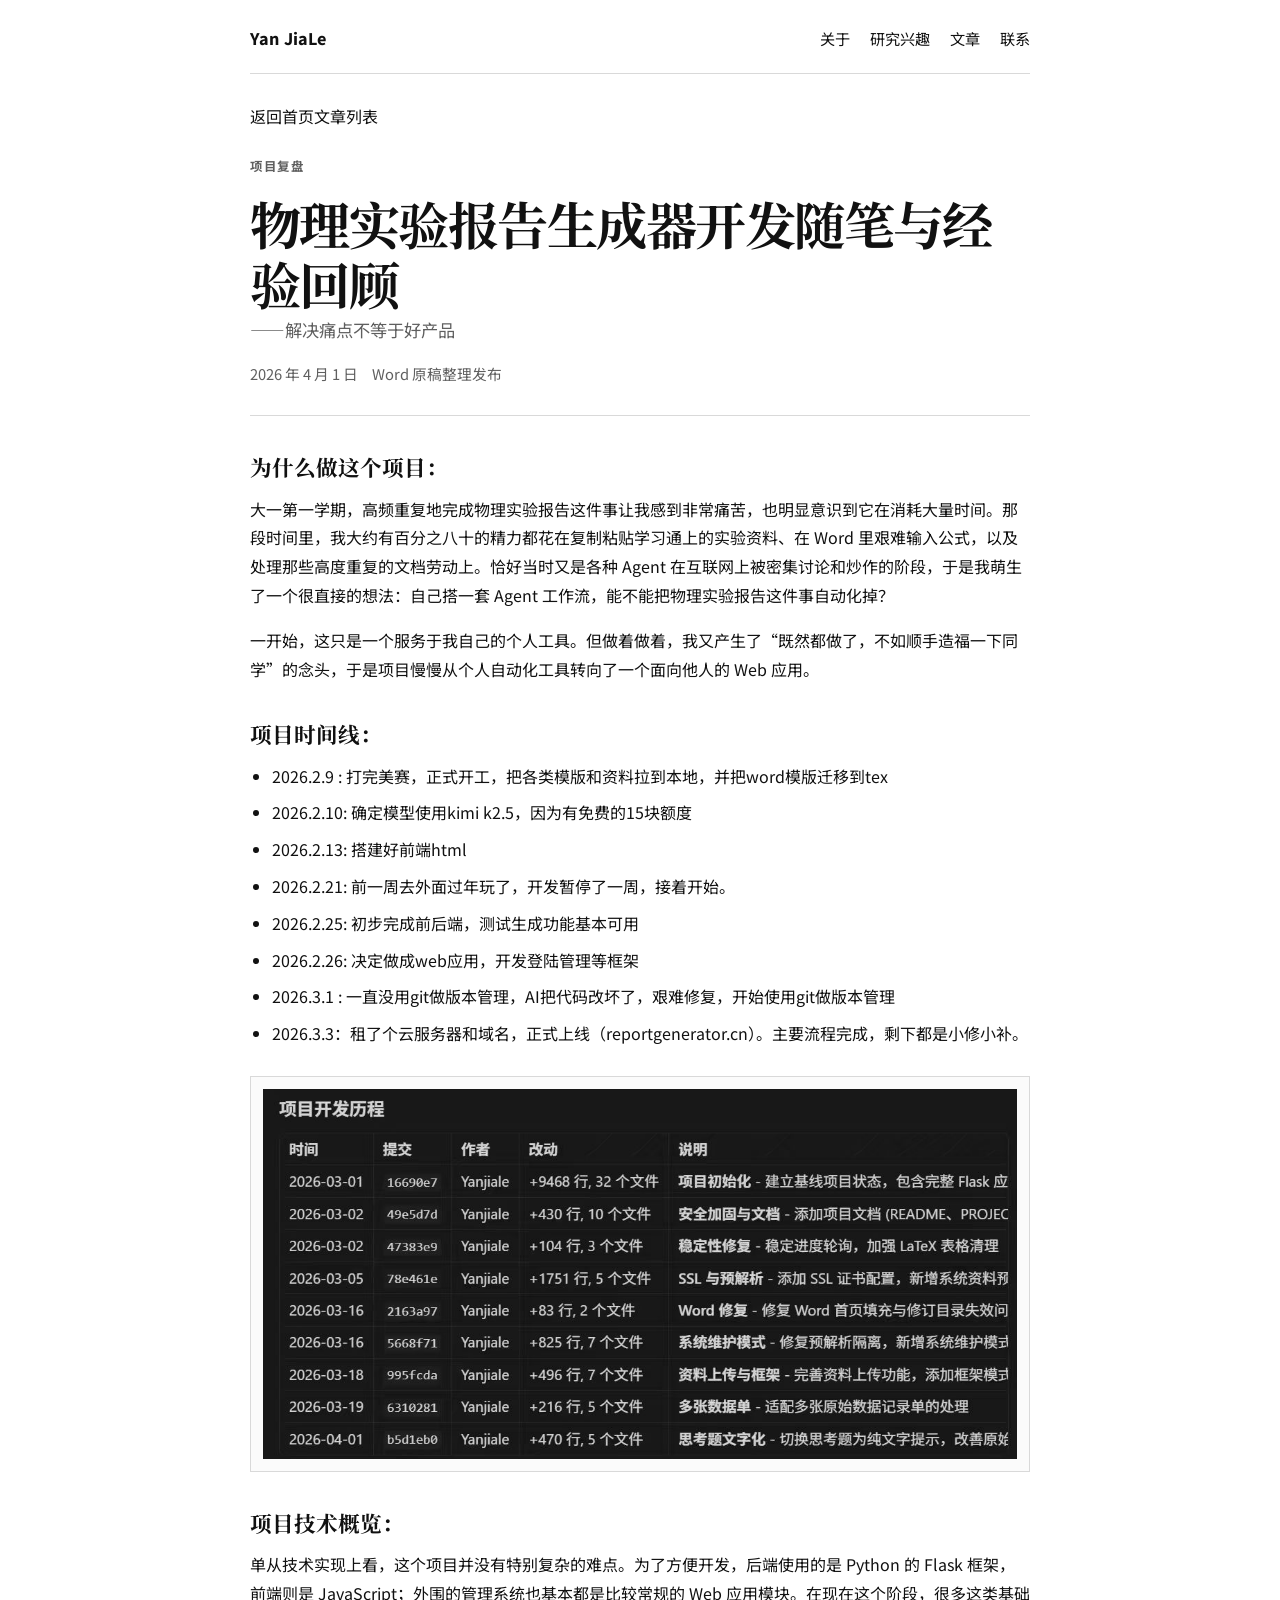
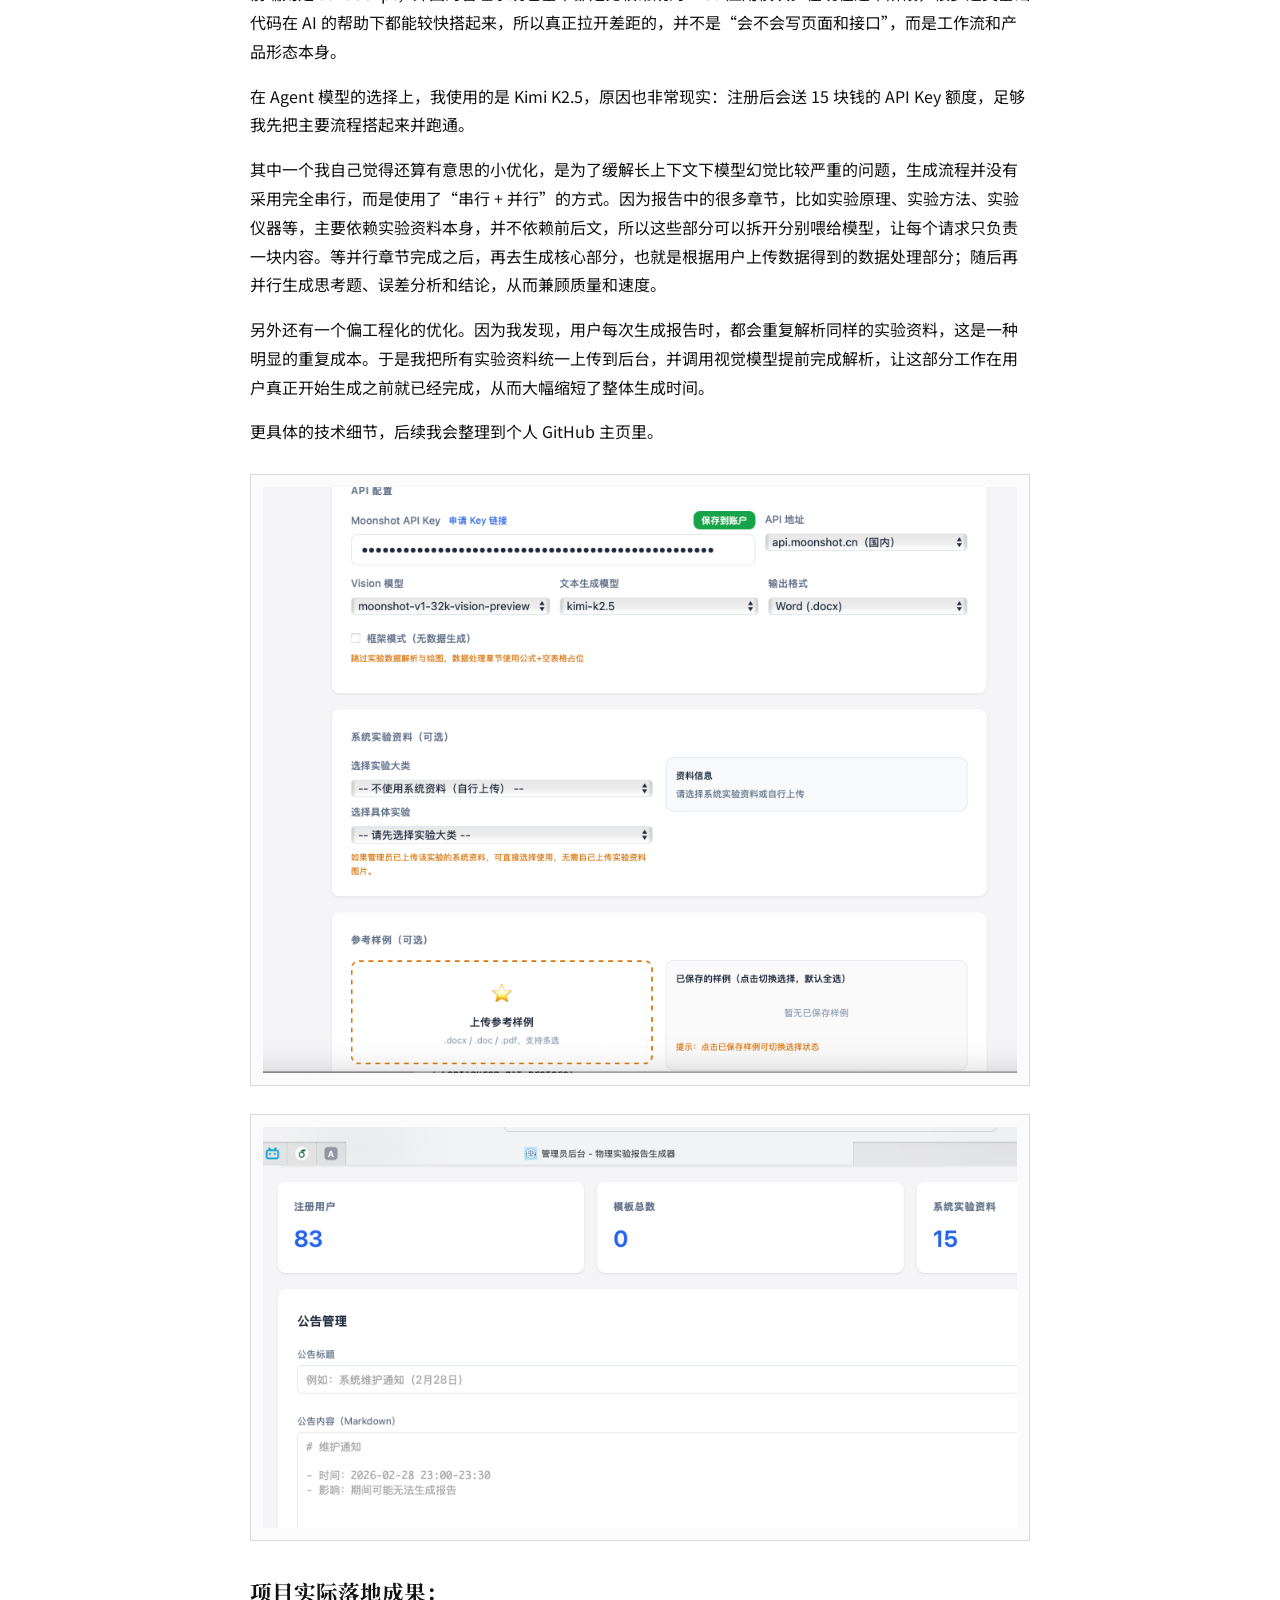
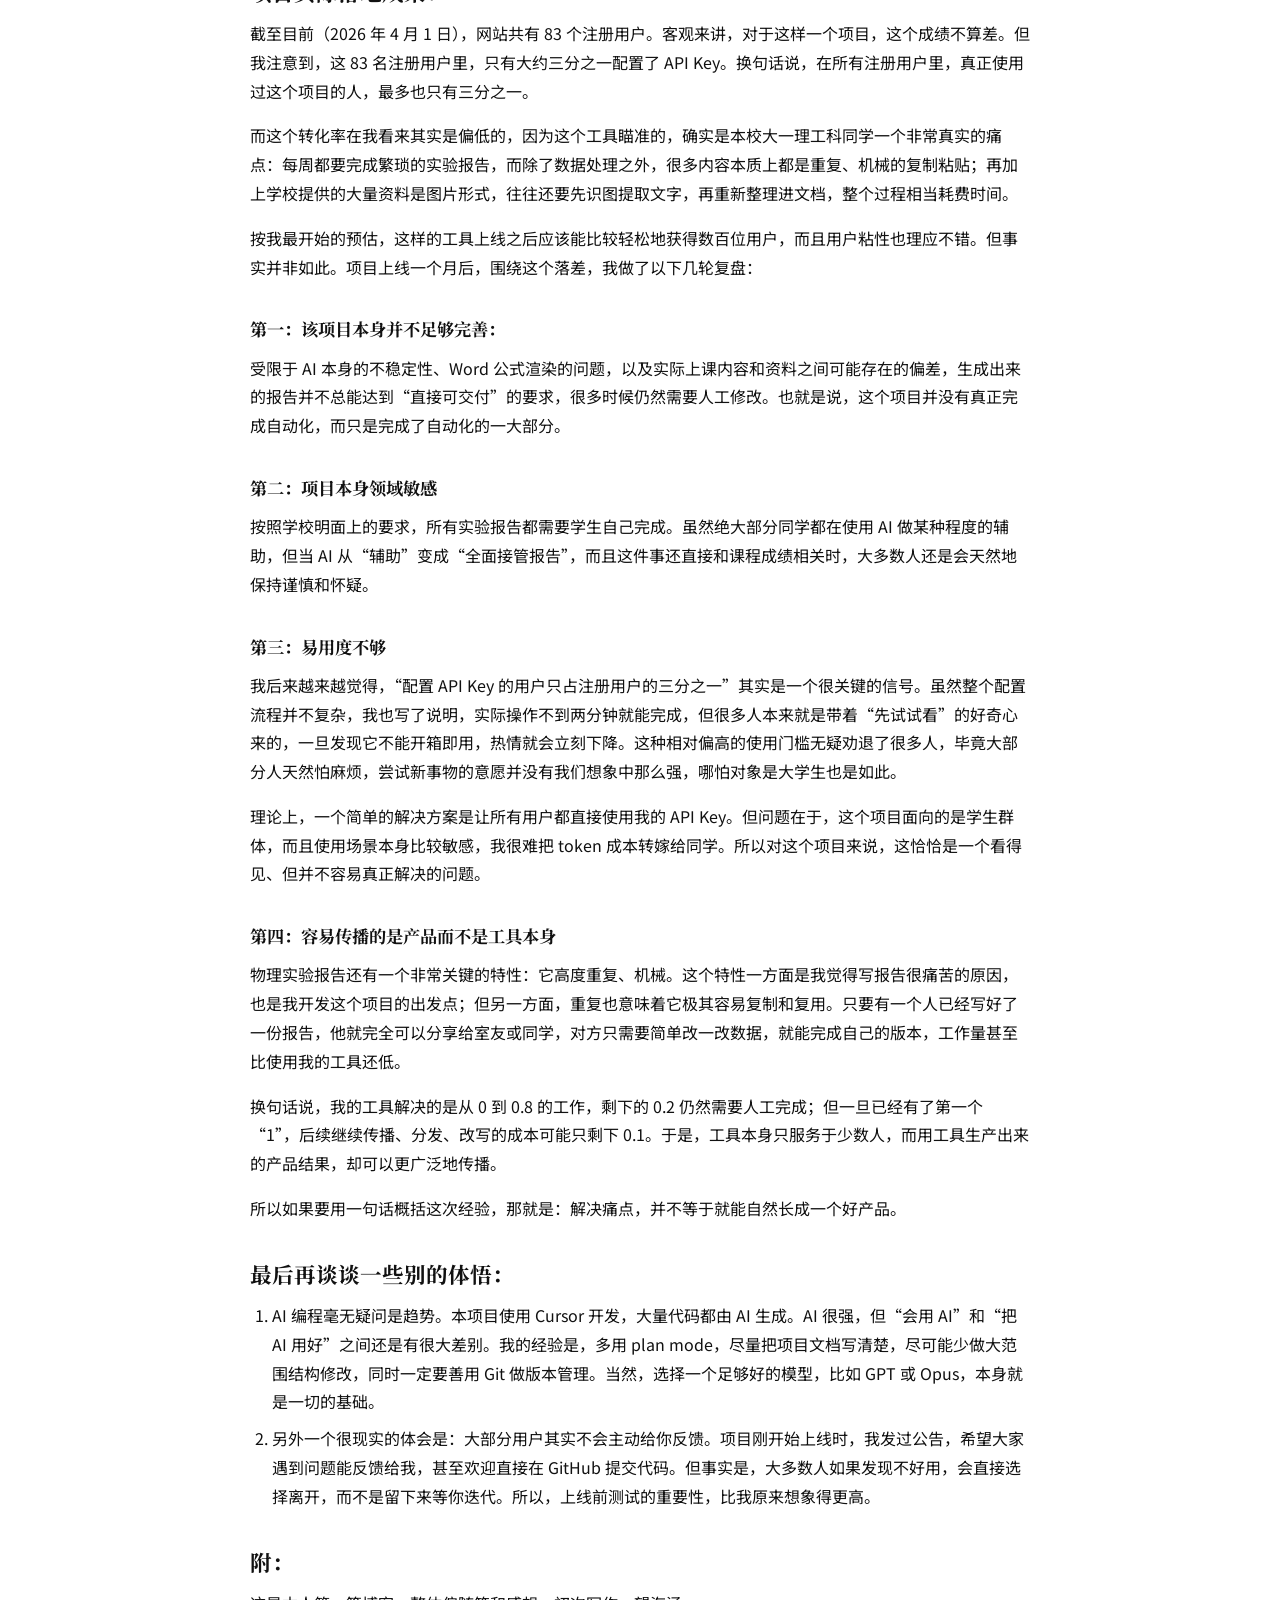
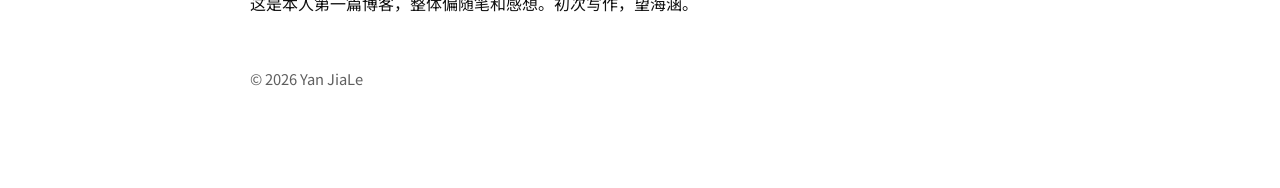
<file: articles/physics-report-generator-review.html>
<!DOCTYPE html>
<html lang="zh-CN">
  <head>
    <meta charset="UTF-8" />
    <meta name="viewport" content="width=device-width, initial-scale=1.0" />
    <title>物理实验报告生成器开发随笔与经验回顾 | Yan JiaLe</title>
    <meta
      name="description"
      content="从物理实验报告生成器项目出发，复盘从个人工具到 Web 应用的开发过程、用户转化和产品思考。"
    />
    <link rel="preconnect" href="https://fonts.googleapis.com" />
    <link rel="preconnect" href="https://fonts.gstatic.com" crossorigin />
    <link
      href="https://fonts.googleapis.com/css2?family=Noto+Sans+SC:wght@400;500;700;900&family=Noto+Serif+SC:wght@500;700&display=swap"
      rel="stylesheet"
    />
    <link rel="stylesheet" href="../styles.css" />
  </head>
  <body>
    <div class="page article-page">
      <header class="site-header">
        <a class="brand" href="../index.html">Yan JiaLe</a>
        <nav class="nav">
          <a href="../index.html#about">关于</a>
          <a href="../index.html#research">研究兴趣</a>
          <a href="../index.html#writing">文章</a>
          <a href="../index.html#contact">联系</a>
        </nav>
      </header>

      <main class="article-main">
        <p class="back-link"><a href="../index.html#writing">返回首页文章列表</a></p>

        <article class="prose">
          <header class="article-header">
            <p class="kicker">项目复盘</p>
            <h1>物理实验报告生成器开发随笔与经验回顾</h1>
            <p class="article-subtitle">——解决痛点不等于好产品</p>
            <div class="article-info">
              <time datetime="2026-04-01">2026 年 4 月 1 日</time>
              <span>Word 原稿整理发布</span>
            </div>
          </header>

          <h2>为什么做这个项目：</h2>
          <p>
            大一第一学期，高频重复地完成物理实验报告这件事让我感到非常痛苦，也明显意识到它在消耗大量时间。那段时间里，我大约有百分之八十的精力都花在复制粘贴学习通上的实验资料、在 Word 里艰难输入公式，以及处理那些高度重复的文档劳动上。恰好当时又是各种 Agent 在互联网上被密集讨论和炒作的阶段，于是我萌生了一个很直接的想法：自己搭一套 Agent 工作流，能不能把物理实验报告这件事自动化掉？
          </p>
          <p>
            一开始，这只是一个服务于我自己的个人工具。但做着做着，我又产生了“既然都做了，不如顺手造福一下同学”的念头，于是项目慢慢从个人自动化工具转向了一个面向他人的 Web 应用。
          </p>

          <h2>项目时间线：</h2>
          <ul>
            <li>2026.2.9 :  打完美赛，正式开工，把各类模版和资料拉到本地，并把word模版迁移到tex</li>
            <li>2026.2.10: 确定模型使用kimi k2.5，因为有免费的15块额度</li>
            <li>2026.2.13: 搭建好前端html</li>
            <li>2026.2.21: 前一周去外面过年玩了，开发暂停了一周，接着开始。</li>
            <li>2026.2.25: 初步完成前后端，测试生成功能基本可用</li>
            <li>2026.2.26: 决定做成web应用，开发登陆管理等框架</li>
            <li>2026.3.1 :  一直没用git做版本管理，AI把代码改坏了，艰难修复，开始使用git做版本管理</li>
            <li>2026.3.3：租了个云服务器和域名，正式上线（reportgenerator.cn）。主要流程完成，剩下都是小修小补。</li>
          </ul>

          <figure class="article-figure">
            <img src="../assets/posts/physics-report-generator/project-timeline.jpg" alt="项目开发历程截图" />
          </figure>

          <h2>项目技术概览：</h2>
          <p>
            单从技术实现上看，这个项目并没有特别复杂的难点。为了方便开发，后端使用的是 Python 的 Flask 框架，前端则是 JavaScript；外围的管理系统也基本都是比较常规的 Web 应用模块。在现在这个阶段，很多这类基础代码在 AI 的帮助下都能较快搭起来，所以真正拉开差距的，并不是“会不会写页面和接口”，而是工作流和产品形态本身。
          </p>
          <p>
            在 Agent 模型的选择上，我使用的是 Kimi K2.5，原因也非常现实：注册后会送 15 块钱的 API Key 额度，足够我先把主要流程搭起来并跑通。
          </p>
          <p>
            其中一个我自己觉得还算有意思的小优化，是为了缓解长上下文下模型幻觉比较严重的问题，生成流程并没有采用完全串行，而是使用了“串行 + 并行”的方式。因为报告中的很多章节，比如实验原理、实验方法、实验仪器等，主要依赖实验资料本身，并不依赖前后文，所以这些部分可以拆开分别喂给模型，让每个请求只负责一块内容。等并行章节完成之后，再去生成核心部分，也就是根据用户上传数据得到的数据处理部分；随后再并行生成思考题、误差分析和结论，从而兼顾质量和速度。
          </p>
          <p>
            另外还有一个偏工程化的优化。因为我发现，用户每次生成报告时，都会重复解析同样的实验资料，这是一种明显的重复成本。于是我把所有实验资料统一上传到后台，并调用视觉模型提前完成解析，让这部分工作在用户真正开始生成之前就已经完成，从而大幅缩短了整体生成时间。
          </p>
          <p>更具体的技术细节，后续我会整理到个人 GitHub 主页里。</p>

          <figure class="article-figure">
            <img src="../assets/posts/physics-report-generator/api-config.png" alt="API 配置界面截图" />
          </figure>
          <figure class="article-figure">
            <img src="../assets/posts/physics-report-generator/admin-dashboard.png" alt="管理员后台截图" />
          </figure>

          <h2>项目实际落地成果：</h2>
          <p>
            截至目前（2026 年 4 月 1 日），网站共有 83 个注册用户。客观来讲，对于这样一个项目，这个成绩不算差。但我注意到，这 83 名注册用户里，只有大约三分之一配置了 API Key。换句话说，在所有注册用户里，真正使用过这个项目的人，最多也只有三分之一。
          </p>
          <p>
            而这个转化率在我看来其实是偏低的，因为这个工具瞄准的，确实是本校大一理工科同学一个非常真实的痛点：每周都要完成繁琐的实验报告，而除了数据处理之外，很多内容本质上都是重复、机械的复制粘贴；再加上学校提供的大量资料是图片形式，往往还要先识图提取文字，再重新整理进文档，整个过程相当耗费时间。
          </p>
          <p>
            按我最开始的预估，这样的工具上线之后应该能比较轻松地获得数百位用户，而且用户粘性也理应不错。但事实并非如此。项目上线一个月后，围绕这个落差，我做了以下几轮复盘：
          </p>

          <h3>第一：该项目本身并不足够完善：</h3>
          <p>
            受限于 AI 本身的不稳定性、Word 公式渲染的问题，以及实际上课内容和资料之间可能存在的偏差，生成出来的报告并不总能达到“直接可交付”的要求，很多时候仍然需要人工修改。也就是说，这个项目并没有真正完成自动化，而只是完成了自动化的一大部分。
          </p>

          <h3>第二：项目本身领域敏感</h3>
          <p>
            按照学校明面上的要求，所有实验报告都需要学生自己完成。虽然绝大部分同学都在使用 AI 做某种程度的辅助，但当 AI 从“辅助”变成“全面接管报告”，而且这件事还直接和课程成绩相关时，大多数人还是会天然地保持谨慎和怀疑。
          </p>

          <h3>第三：易用度不够</h3>
          <p>
            我后来越来越觉得，“配置 API Key 的用户只占注册用户的三分之一”其实是一个很关键的信号。虽然整个配置流程并不复杂，我也写了说明，实际操作不到两分钟就能完成，但很多人本来就是带着“先试试看”的好奇心来的，一旦发现它不能开箱即用，热情就会立刻下降。这种相对偏高的使用门槛无疑劝退了很多人，毕竟大部分人天然怕麻烦，尝试新事物的意愿并没有我们想象中那么强，哪怕对象是大学生也是如此。
          </p>
          <p>
            理论上，一个简单的解决方案是让所有用户都直接使用我的 API Key。但问题在于，这个项目面向的是学生群体，而且使用场景本身比较敏感，我很难把 token 成本转嫁给同学。所以对这个项目来说，这恰恰是一个看得见、但并不容易真正解决的问题。
          </p>

          <h3>第四：容易传播的是产品而不是工具本身</h3>
          <p>
            物理实验报告还有一个非常关键的特性：它高度重复、机械。这个特性一方面是我觉得写报告很痛苦的原因，也是我开发这个项目的出发点；但另一方面，重复也意味着它极其容易复制和复用。只要有一个人已经写好了一份报告，他就完全可以分享给室友或同学，对方只需要简单改一改数据，就能完成自己的版本，工作量甚至比使用我的工具还低。
          </p>
          <p>
            换句话说，我的工具解决的是从 0 到 0.8 的工作，剩下的 0.2 仍然需要人工完成；但一旦已经有了第一个“1”，后续继续传播、分发、改写的成本可能只剩下 0.1。于是，工具本身只服务于少数人，而用工具生产出来的产品结果，却可以更广泛地传播。
          </p>
          <p>
            所以如果要用一句话概括这次经验，那就是：解决痛点，并不等于就能自然长成一个好产品。
          </p>

          <h2>最后再谈谈一些别的体悟：</h2>
          <ol>
            <li>
              AI 编程毫无疑问是趋势。本项目使用 Cursor 开发，大量代码都由 AI 生成。AI 很强，但“会用 AI”和“把 AI 用好”之间还是有很大差别。我的经验是，多用 plan mode，尽量把项目文档写清楚，尽可能少做大范围结构修改，同时一定要善用 Git 做版本管理。当然，选择一个足够好的模型，比如 GPT 或 Opus，本身就是一切的基础。
            </li>
            <li>
              另外一个很现实的体会是：大部分用户其实不会主动给你反馈。项目刚开始上线时，我发过公告，希望大家遇到问题能反馈给我，甚至欢迎直接在 GitHub 提交代码。但事实是，大多数人如果发现不好用，会直接选择离开，而不是留下来等你迭代。所以，上线前测试的重要性，比我原来想象得更高。
            </li>
          </ol>

          <h2>附：</h2>
          <p>这是本人第一篇博客，整体偏随笔和感想。初次写作，望海涵。</p>
        </article>
      </main>

      <footer class="site-footer">
        <p>© <span id="current-year"></span> Yan JiaLe</p>
      </footer>
    </div>

    <script src="../script.js"></script>
  </body>
</html>
</file>
<file: styles.css>
:root {
  --bg: #ffffff;
  --text: #111111;
  --muted: #5f5f5f;
  --line: #d9d9d9;
  --soft: #f5f5f5;
  --paper: #fbfbfb;
}

* {
  box-sizing: border-box;
}

html {
  scroll-behavior: smooth;
}

body {
  margin: 0;
  background: var(--bg);
  color: var(--text);
  font-family: "Noto Sans SC", sans-serif;
  line-height: 1.8;
  -webkit-font-smoothing: antialiased;
}

a {
  color: var(--text);
  text-decoration: none;
}

a:hover {
  text-decoration: underline;
}

.page {
  width: min(920px, calc(100% - 40px));
  margin: 0 auto;
  padding: 24px 0 80px;
}

.site-header {
  display: flex;
  align-items: center;
  justify-content: space-between;
  gap: 24px;
  padding-bottom: 20px;
  border-bottom: 1px solid var(--line);
}

.brand {
  font-size: 1rem;
  font-weight: 800;
  letter-spacing: 0.01em;
}

.nav {
  display: flex;
  flex-wrap: wrap;
  gap: 20px;
  color: var(--muted);
  font-size: 0.95rem;
}

.nav a {
  position: relative;
}

.nav a::after {
  position: absolute;
  left: 0;
  bottom: -4px;
  width: 100%;
  height: 1px;
  background: var(--text);
  transform: scaleX(0);
  transform-origin: left;
  transition: transform 0.18s ease;
  content: "";
}

.nav a:hover::after {
  transform: scaleX(1);
}

.hero {
  padding: 78px 0 48px;
  border-bottom: 1px solid var(--line);
}

.kicker {
  margin: 0 0 14px;
  color: var(--muted);
  font-size: 0.78rem;
  font-weight: 700;
  letter-spacing: 0.14em;
}

.hero h1 {
  margin: 0;
  font-size: clamp(2.8rem, 8vw, 5rem);
  line-height: 1.05;
  letter-spacing: -0.05em;
  font-weight: 900;
  font-family: "Noto Serif SC", serif;
}

.lead {
  max-width: 46rem;
  margin: 22px 0 0;
  font-size: 1.26rem;
  line-height: 1.9;
}

.summary {
  max-width: 42rem;
  margin: 18px 0 0;
  color: var(--muted);
}

.hero-meta {
  display: grid;
  grid-template-columns: repeat(3, minmax(0, 1fr));
  gap: 18px;
  margin: 32px 0 0;
  padding-top: 24px;
  border-top: 1px solid var(--line);
}

.hero-meta dt {
  margin-bottom: 6px;
  color: var(--muted);
  font-size: 0.9rem;
}

.hero-meta dd {
  margin: 0;
}

.section {
  padding: 44px 0;
  border-bottom: 1px solid var(--line);
}

.section-heading {
  display: flex;
  align-items: flex-start;
  justify-content: space-between;
  gap: 20px;
  margin-bottom: 18px;
}

.section-heading h2 {
  margin: 0;
  font-size: 1rem;
}

.category-grid {
  display: grid;
  grid-template-columns: repeat(2, minmax(0, 1fr));
  gap: 18px;
}

.category-card {
  min-height: 220px;
  padding: 22px;
  border: 1px solid var(--line);
  background: var(--paper);
}

.category-label {
  margin: 0 0 10px;
  color: var(--muted);
  font-size: 0.78rem;
  letter-spacing: 0.08em;
  text-transform: uppercase;
}

.category-card h3 {
  margin: 0 0 18px;
  font-size: 1.14rem;
  font-family: "Noto Serif SC", serif;
}

.category-list {
  margin: 0;
  padding: 0;
  list-style: none;
}

.category-list li {
  display: grid;
  gap: 4px;
  padding: 12px 0;
  border-top: 1px solid var(--line);
}

.category-list li:first-child {
  padding-top: 0;
  border-top: 0;
}

.category-list span,
.empty-item {
  color: var(--muted);
  font-size: 0.92rem;
}

.interest-list {
  display: grid;
}

.interest-item {
  display: grid;
  grid-template-columns: 160px 1fr;
  gap: 22px;
  padding: 18px 0;
  border-top: 1px solid var(--line);
}

.interest-item:first-child {
  padding-top: 0;
  border-top: 0;
}

.interest-item h3,
.update-item h3 {
  margin: 0;
  font-size: 1.08rem;
}

.interest-item p,
.update-item p {
  margin: 0;
  color: #333333;
}

.update-list {
  display: grid;
}

.update-item {
  padding: 0 0 22px;
  border-bottom: 1px solid var(--line);
}

.update-item + .update-item {
  padding-top: 22px;
}

.update-item:last-child {
  border-bottom: 0;
  padding-bottom: 0;
}

.update-head {
  display: flex;
  align-items: baseline;
  gap: 18px;
  margin-bottom: 8px;
}

.update-head time {
  min-width: 88px;
  color: var(--muted);
  font-size: 0.9rem;
}

.contact-list {
  display: grid;
  gap: 14px;
  margin: 0;
  padding: 0;
  list-style: none;
}

.contact-item {
  display: grid;
  grid-template-columns: 88px 1fr;
  gap: 18px;
}

.contact-item span {
  color: var(--muted);
}

.site-footer {
  padding-top: 18px;
  color: var(--muted);
  font-size: 0.92rem;
}

.article-page {
  width: min(780px, calc(100% - 32px));
}

.article-main {
  padding-top: 28px;
}

.back-link {
  margin: 0 0 24px;
  color: var(--muted);
}

.article-header {
  padding-bottom: 28px;
  margin-bottom: 28px;
  border-bottom: 1px solid var(--line);
}

.article-header h1 {
  margin: 0;
  font-size: clamp(2rem, 6vw, 3.2rem);
  line-height: 1.18;
  letter-spacing: -0.03em;
  font-family: "Noto Serif SC", serif;
}

.article-subtitle {
  margin: 16px 0 0;
  font-size: 1.08rem;
  color: var(--muted);
}

.article-info {
  display: flex;
  flex-wrap: wrap;
  gap: 14px;
  margin-top: 14px;
  color: var(--muted);
  font-size: 0.92rem;
}

.prose {
  font-size: 1rem;
}

.prose h2,
.prose h3 {
  margin: 36px 0 12px;
  line-height: 1.4;
  font-family: "Noto Serif SC", serif;
}

.prose h2 {
  font-size: 1.35rem;
}

.prose h3 {
  font-size: 1.08rem;
}

.prose p,
.prose ul,
.prose ol {
  margin: 0 0 16px;
}

.prose ul,
.prose ol {
  padding-left: 22px;
}

.prose li + li {
  margin-top: 8px;
}

.article-figure {
  margin: 28px 0;
  padding: 12px;
  border: 1px solid var(--line);
  background: var(--paper);
}

.article-figure img {
  display: block;
  width: 100%;
  height: auto;
}

@media (max-width: 720px) {
  .page {
    width: min(100% - 24px, 920px);
  }

  .site-header,
  .section-heading,
  .interest-item,
  .contact-item,
  .update-head,
  .hero-meta {
    grid-template-columns: 1fr;
    flex-direction: column;
  }

  .nav {
    gap: 14px;
  }

  .hero {
    padding-top: 46px;
  }

  .lead {
    font-size: 1.06rem;
  }

  .update-head {
    gap: 4px;
  }

  .category-grid {
    grid-template-columns: 1fr;
  }

  .article-page {
    width: min(100% - 24px, 780px);
  }
}
</file>
